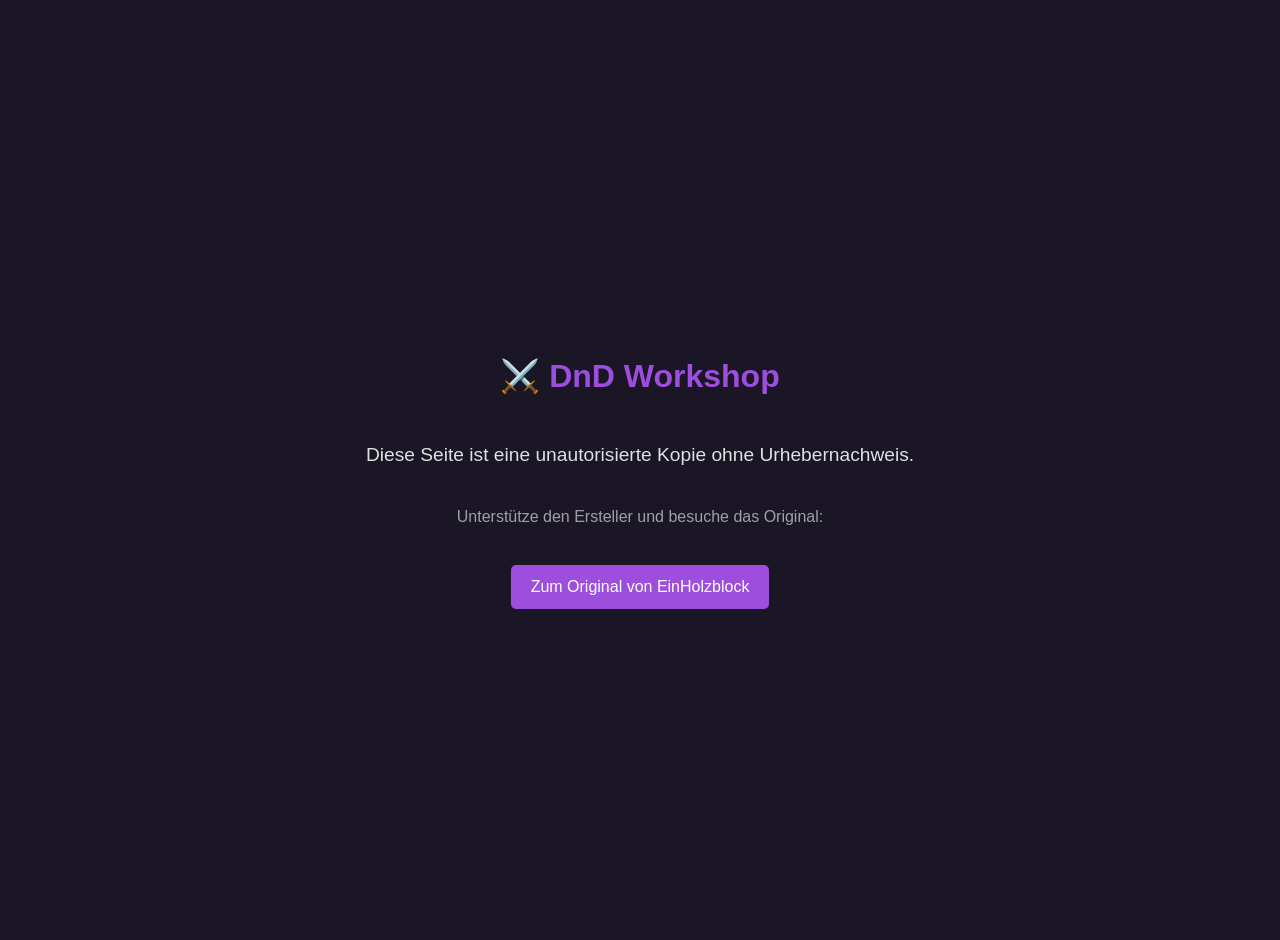
<file: index.html>
<!DOCTYPE html>
<html lang="de">
<head>
    <script src="security.js"></script>
    <meta name="author" content="EinHolzblock">
    <meta charset="UTF-8">
    <meta name="viewport" content="width=device-width, initial-scale=1.0">
    <title>EinHolzblock - DnD Workshop</title>
    <link rel="stylesheet" href="style.css">
</head>
<body>

    <header id="main-header">
        <h1>DnD <span class="accent">Workshop</span></h1>
        <p class="subtitle">Werkzeuge für Helden und Spielleiter von <span style="color: #ff0000;">EinHolzblock</span></p>
    </header>

    <div class="portal-container">
        <a href="./Grimorium/index.html" class="portal-card">
            <span class="icon">📜</span>
            <h2>Grimorium</h2>
            <p>Zaubersprüche nach Klassen, Leveln und Schulen durchsuchen.</p>
        </a>

        <a href="./Masteries/index.html" class="portal-card">
            <span class="icon">⚔️</span>
            <h2>Waffen mit jeweiligen Meistereigenschaften</h2>
            <p>Waffeneigenschaften und Kampfmanöver der 2024 Regeln.</p>
        </a>

        <a href="./Arsenal/index.html" class="portal-card">
            <span class="icon">🛡️</span>
            <h2>Arsenal</h2>
            <p>Basis-Ausrüstung und magische Gegenstände für Abenteurer.</p>
        </a>

        <a href="./Conditions/index.html" class="portal-card">
            <span class="icon">✨</span>
            <h2>Zustände & Funktionen / Regeln</h2>
            <p>Konditionen, Kampfaktionen und allgemeine Funktionen.</p>
        </a>

        <a href="./DiceProbabilities/index.html" class="portal-card">
            <span class="icon">🎲</span>
            <h2>Würfelwahrscheinlichkeiten</h2>
            <p>Analysiere Erwartungswerte und die Zuverlässigkeit deiner Würfe.</p>
        </a>
    </div>

    <footer>
        <p>
            Basierend auf dem System Reference Document (SRD) & 2024 Core Rules. <br>
            Diese Website ist ein inoffizieller Fan-Inhalt, der im Rahmen der 
            <a href="https://company.wizards.com/de/legal/fancontentpolicy" target="_blank">Richtlinie für Fan-Inhalte</a> 
            zulässig ist. Nicht von Wizards gefördert oder endossiert. <br>
            © Wizards of the Coast LLC.
        </p>
        <p>
            Erstellt von EinHolzblock | 
            <a href="CONTACT.md" style="text-decoration: underline;">Kontakt & Impressum</a>
        </p>
    </footer>

</body>
</html>
</file>
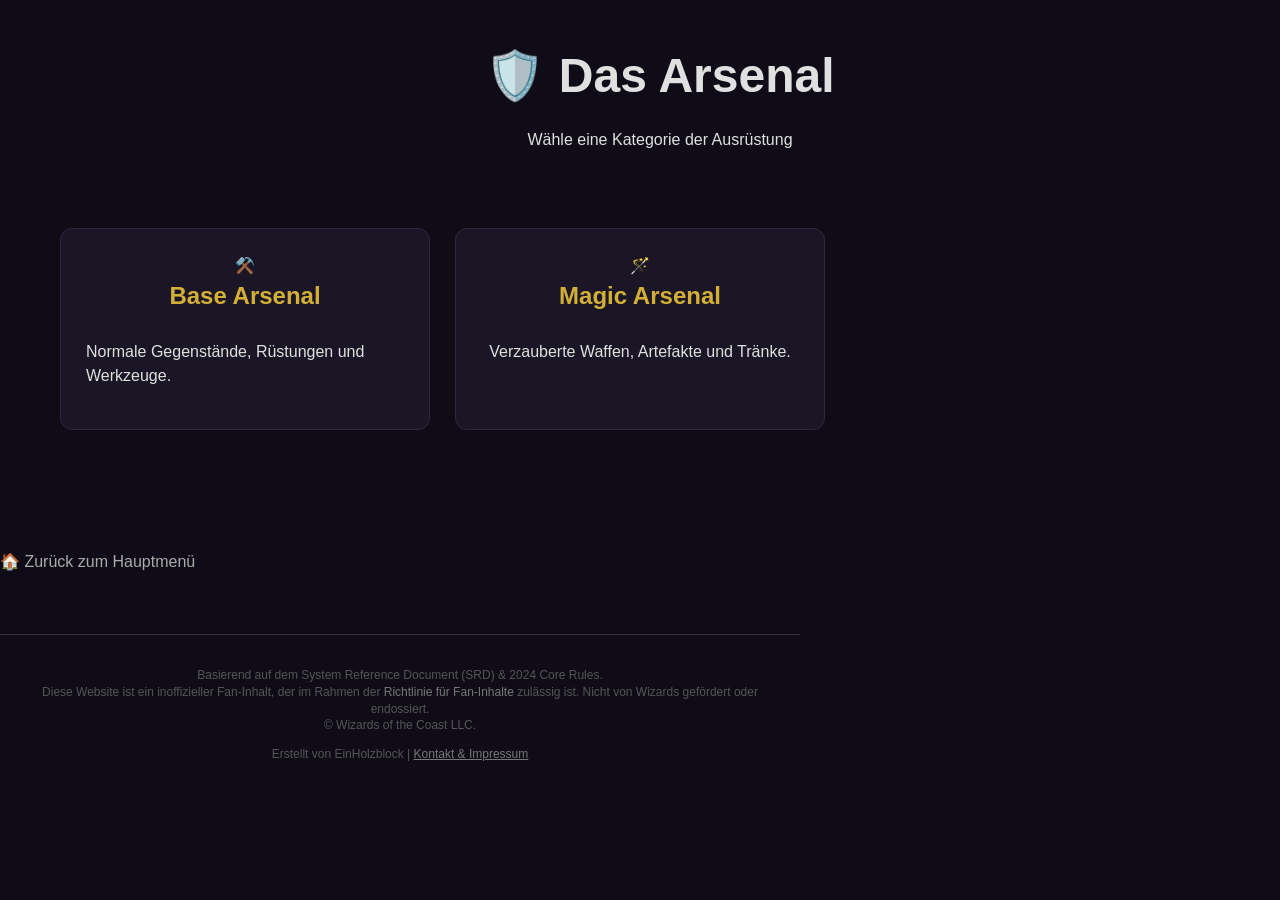
<file: Arsenal/index.html>
<!DOCTYPE html>
<html lang="de">
<head>
  <meta charset="UTF-8">
  <meta name="viewport" content="width=device-width, initial-scale=1.0">
  <title>Arsenal Hub</title>
  <link rel="stylesheet" href="../style.css">
</head>
<body>

  <header id="main-header">
    <h1>🛡️ Das Arsenal</h1>
    <p>Wähle eine Kategorie der Ausrüstung</p>
  </header>

  <div class="portal-container">
    <a href="./BaseArsenal/index.html" class="portal-card">
        <span class="icon">⚒️</span>
        <h2>Base Arsenal</h2>
        <p>Normale Gegenstände, Rüstungen und Werkzeuge.</p>
    </a>

    <a href="./MagicArsenal/index.html" class="portal-card">
        <span class="icon">🪄</span>
        <h2>Magic Arsenal</h2>
        <p>Verzauberte Waffen, Artefakte und Tränke.</p>
    </a>
  </div>

  <div style="margin-top: 40px;">
    <a href="../index.html" style="color: #aaa; text-decoration: none;">🏠 Zurück zum Hauptmenü</a>
  </div>
<footer style="margin-top: 60px; font-size: 0.75rem; color: #555; border-top: 1px solid #333; padding: 20px; max-width: 800px; line-height: 1.4;">
    <p>
        Basierend auf dem System Reference Document (SRD) & 2024 Core Rules. <br>
        Diese Website ist ein inoffizieller Fan-Inhalt, der im Rahmen der 
        <a href="https://company.wizards.com/de/legal/fancontentpolicy" target="_blank" style="color: #777;">Richtlinie für Fan-Inhalte</a> 
        zulässig ist. Nicht von Wizards gefördert oder endossiert. <br>
        © Wizards of the Coast LLC.
    </p>
    <p>
        Erstellt von EinHolzblock | 
        <a href="CONTACT.md" style="color: #777; text-decoration: underline;">Kontakt & Impressum</a>
    </p>
</footer>
</body>
</html>
</file>
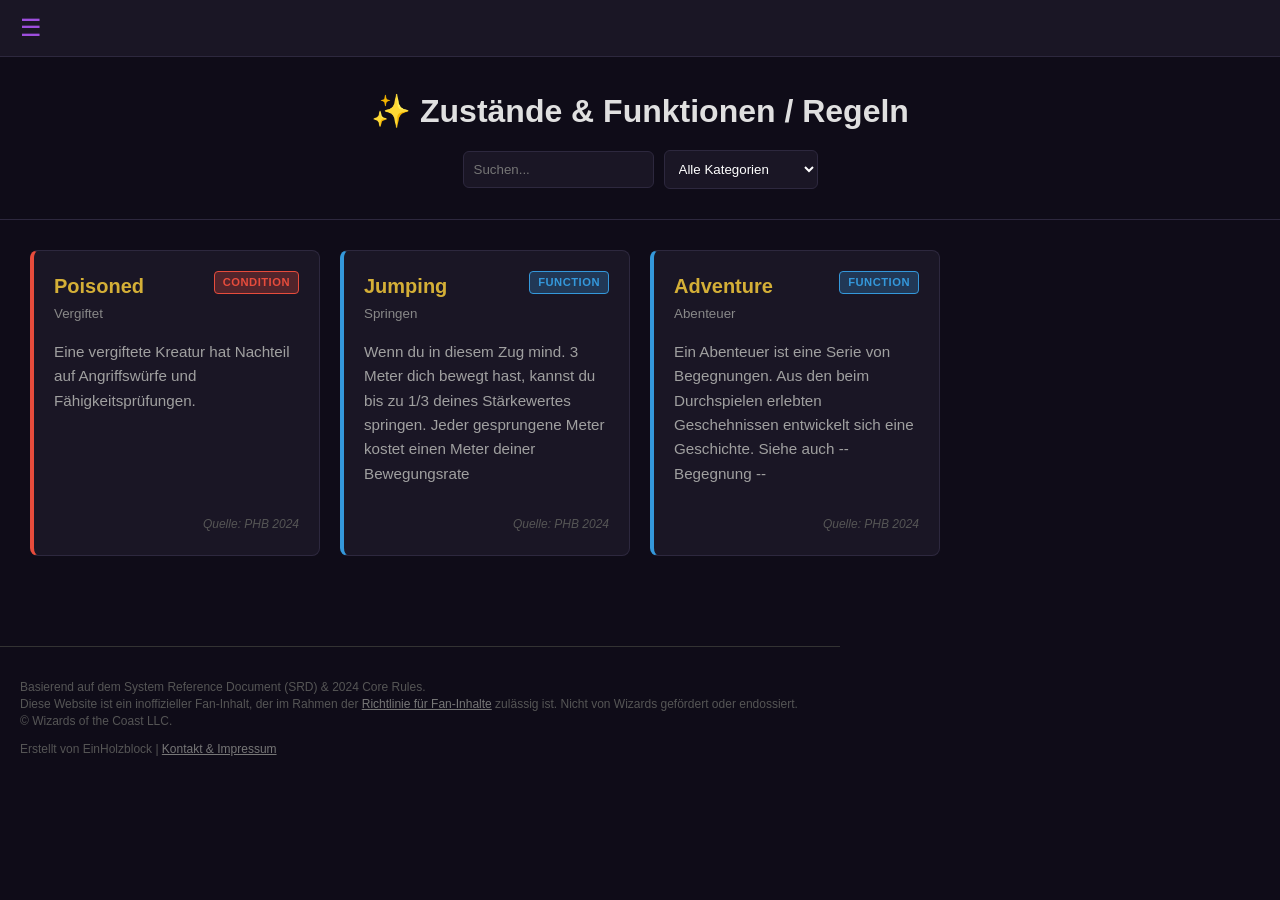
<file: Conditions/index.html>
<!DOCTYPE html>
<html lang="de">
<head>
  <meta charset="UTF-8">
  <meta name="viewport" content="width=device-width, initial-scale=1.0">
  <title>Zustände & Funktionen / Regeln</title>
  <link rel="stylesheet" href="style.css">
</head>
<body>

<div id="nav-container">
  <div id="hamburger" onclick="toggleMenu()">☰</div>
  <nav id="nav-menu" class="hidden">
    <a href="index.html">✨ Zustände & Funktionen / Regeln</a>
    <a href="../index.html">🏠 Hauptmenü</a>
    <a href="../Masteries/index.html">⚔️ Waffen mit jeweiligen Masteries</a>
    <a href="../Masteries/mastery-descriptions.html">📖 Meistereigenschaften Enzyklopädie</a>
    <a href="../Grimorium/index.html">📜 Grimorium</a>
    <a href="../Arsenal/index.html">🛡️ Arsenal</a>
    <a href="../DiceProbabilities/index.html">🎲 Würfelwahrscheinlichkeiten</a>
  </nav>
</div>

<header id="main-header">
  <h1>✨ Zustände & Funktionen / Regeln</h1>
  <div class="filter-group">
    <input type="text" id="searchName" placeholder="Suchen..." onkeyup="applyFilters()">
    <select id="filterCategory" onchange="applyFilters()">
      <option value="">Alle Kategorien</option>
      <option value="Condition">Zustände</option>
      <option value="Function">Funktionen/Regeln</option>
    </select>
  </div>
</header>

<main>
  <div id="condition-grid" class="spell-grid"></div>
</main>
<footer style="margin-top: 60px; font-size: 0.75rem; color: #555; border-top: 1px solid #333; padding: 20px; max-width: 800px; line-height: 1.4;">
    <p>
        Basierend auf dem System Reference Document (SRD) & 2024 Core Rules. <br>
        Diese Website ist ein inoffizieller Fan-Inhalt, der im Rahmen der 
        <a href="https://company.wizards.com/de/legal/fancontentpolicy" target="_blank" style="color: #777;">Richtlinie für Fan-Inhalte</a> 
        zulässig ist. Nicht von Wizards gefördert oder endossiert. <br>
        © Wizards of the Coast LLC.
    </p>
    <p>
        Erstellt von EinHolzblock | 
        <a href="CONTACT.md" style="color: #777; text-decoration: underline;">Kontakt & Impressum</a>
    </p>
</footer>
<script src="cond-script.js"></script>
</body>
</html>
</file>
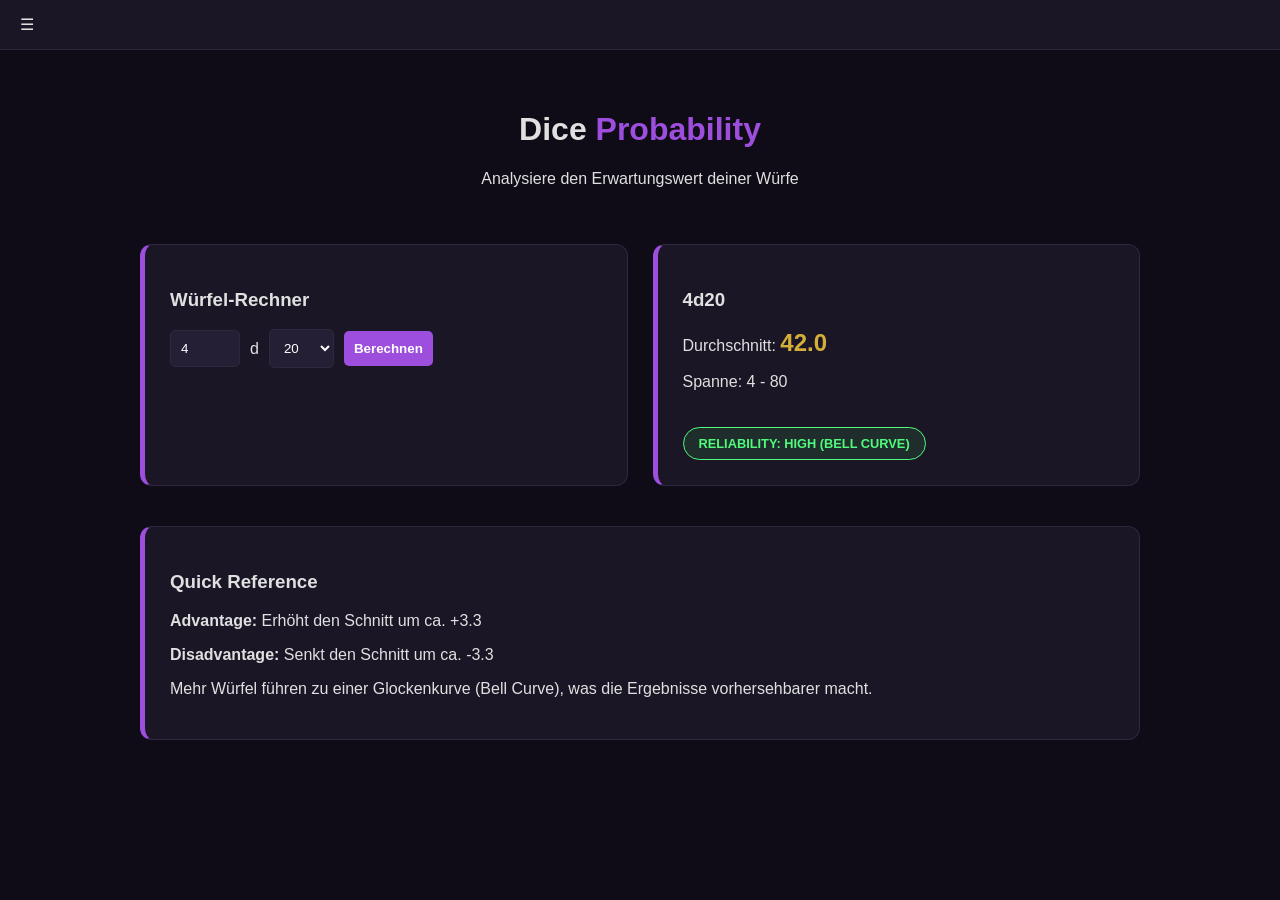
<file: DiceProbabilities/index.html>
<!DOCTYPE html>
<html lang="de">
<head>
    <meta charset="UTF-8">
    <meta name="viewport" content="width=device-width, initial-scale=1.0">
    <title>Dice Guide | DnD Workshop</title>
    <link rel="stylesheet" href="style.css">
</head>
<body>
    <div id="nav-container">
        <div id="hamburger" onclick="toggleMenu()">☰</div>
        <div id="nav-menu" class="hidden">
            <a href="../index.html">🏠 Hauptmenü</a>
            <a href="../Grimorium/index.html">📜 Grimorium</a>
            <a href="../Arsenal/index.html">🛡️ Arsenal</a>
            <a href="../Conditions/index.html">✨ Zustände & Funktionen</a>
            <a href="../Masteries/index.html">⚔️ Waffen mit jeweiligen Masteries</a>
            <a href="../Masteries/mastery-descriptions.html">📖 Meistereigenschaften Enzyklopädie</a>
        </div>
    </div>

    <header>
        <h1>Dice <span class="accent">Probability</span></h1>
        <p class="subtitle">Analysiere den Erwartungswert deiner Würfe</p>
    </header>

    <main class="portal-container">
        <section class="card">
            <h3>Würfel-Rechner</h3>
            <div class="filter-group">
                <input type="number" id="diceCount" value="4" min="1" max="100">
                <span>d</span>
                <select id="diceType">
                    <option value="4">4</option>
                    <option value="6">6</option>
                    <option value="8">8</option>
                    <option value="10">10</option>
                    <option value="12">12</option>
                    <option value="20" selected>20</option>
                    <option value="100">100</option>
                </select>
                <button onclick="calculateStats()">Berechnen</button>
            </div>
        </section>

        <section class="card" id="result-card">
            <h3 id="displayRoll">4d6</h3>
            <div id="stats-output">
                <p>Durchschnitt: <strong id="avg-val" class="gold">14</strong></p>
                <p>Spanne: <span id="range-val">4 - 24</span></p>
                <div id="reliability-tag" class="mastery-tag">Reliability: High</div>
            </div>
        </section>
    </main>

    <section class="portal-container" style="margin-top: 0;">
        <div class="card">
            <h3>Quick Reference</h3>
            <p><b>Advantage:</b> Erhöht den Schnitt um ca. +3.3</p>
            <p><b>Disadvantage:</b> Senkt den Schnitt um ca. -3.3</p>
            <p class="description-text">Mehr Würfel führen zu einer Glockenkurve (Bell Curve), was die Ergebnisse vorhersehbarer macht.</p>
        </div>
    </section>

    <script src="script.js"></script>
</body>
</html>
</file>
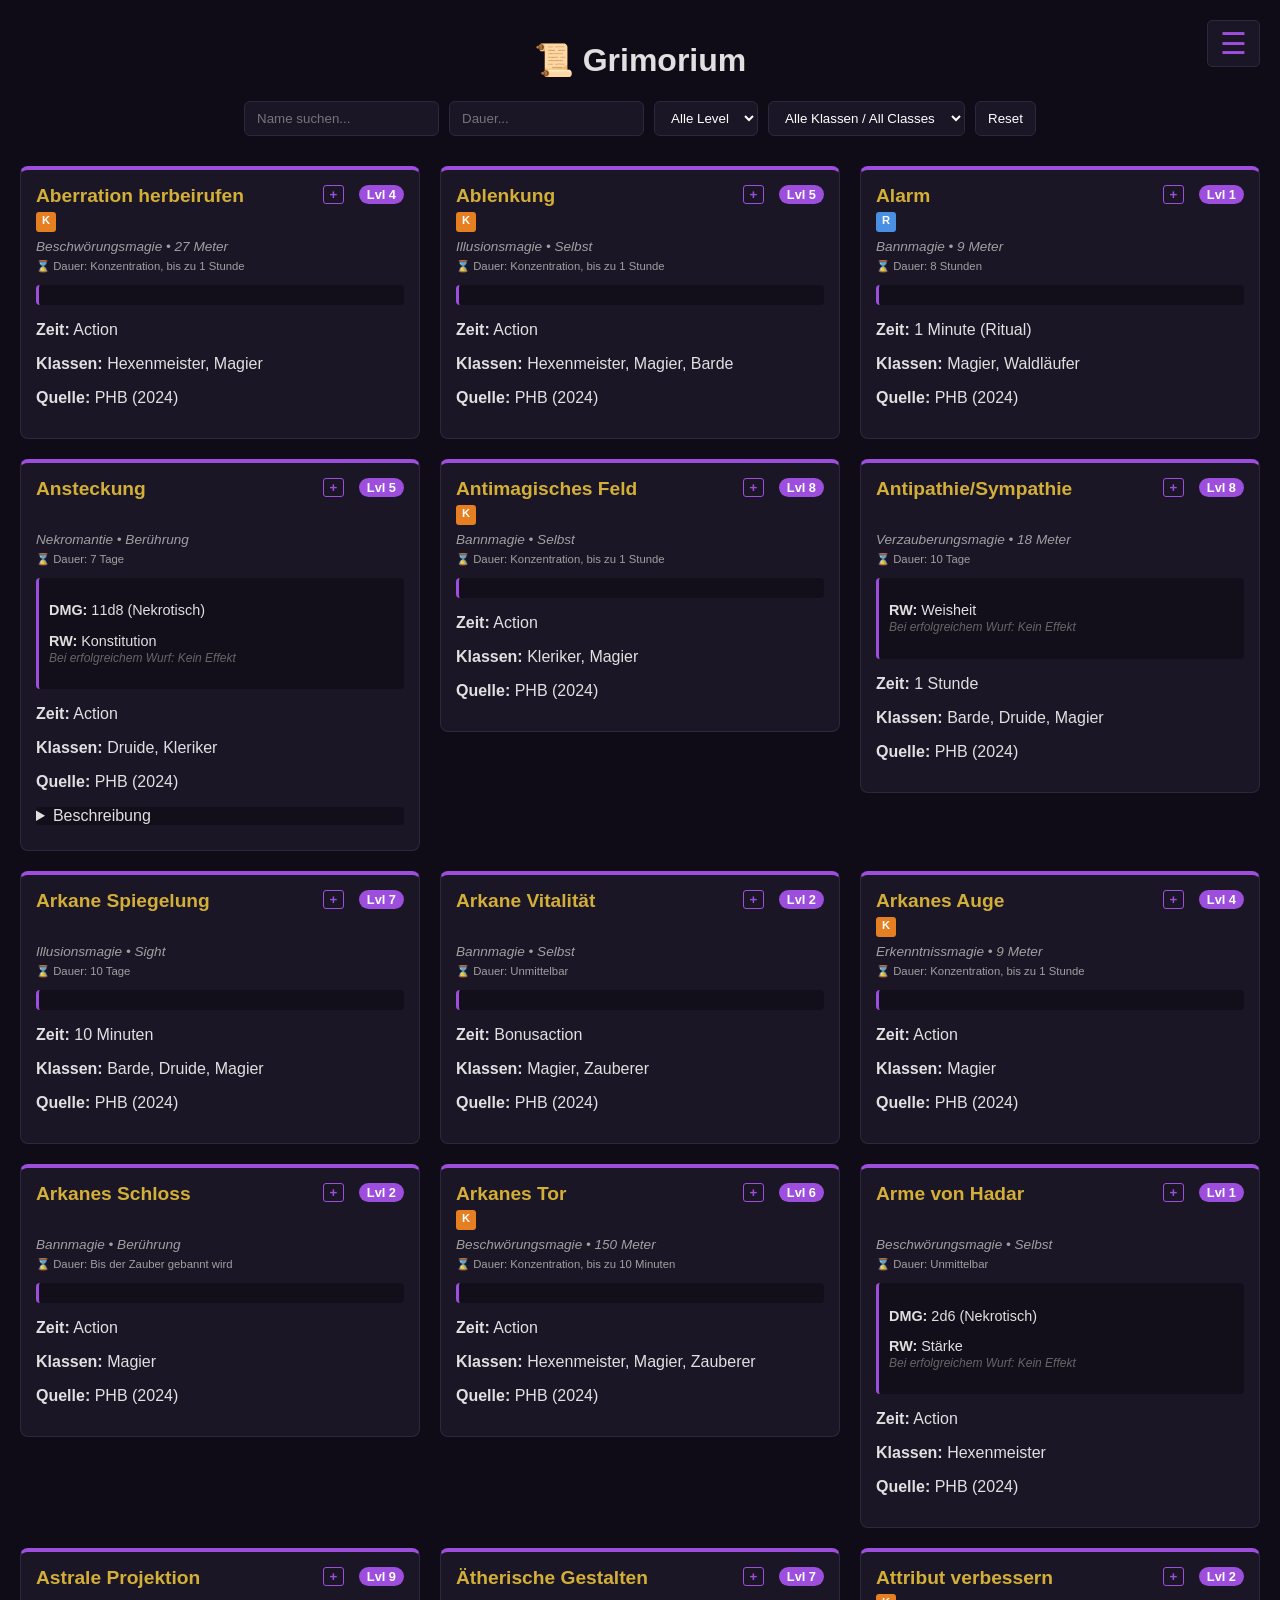
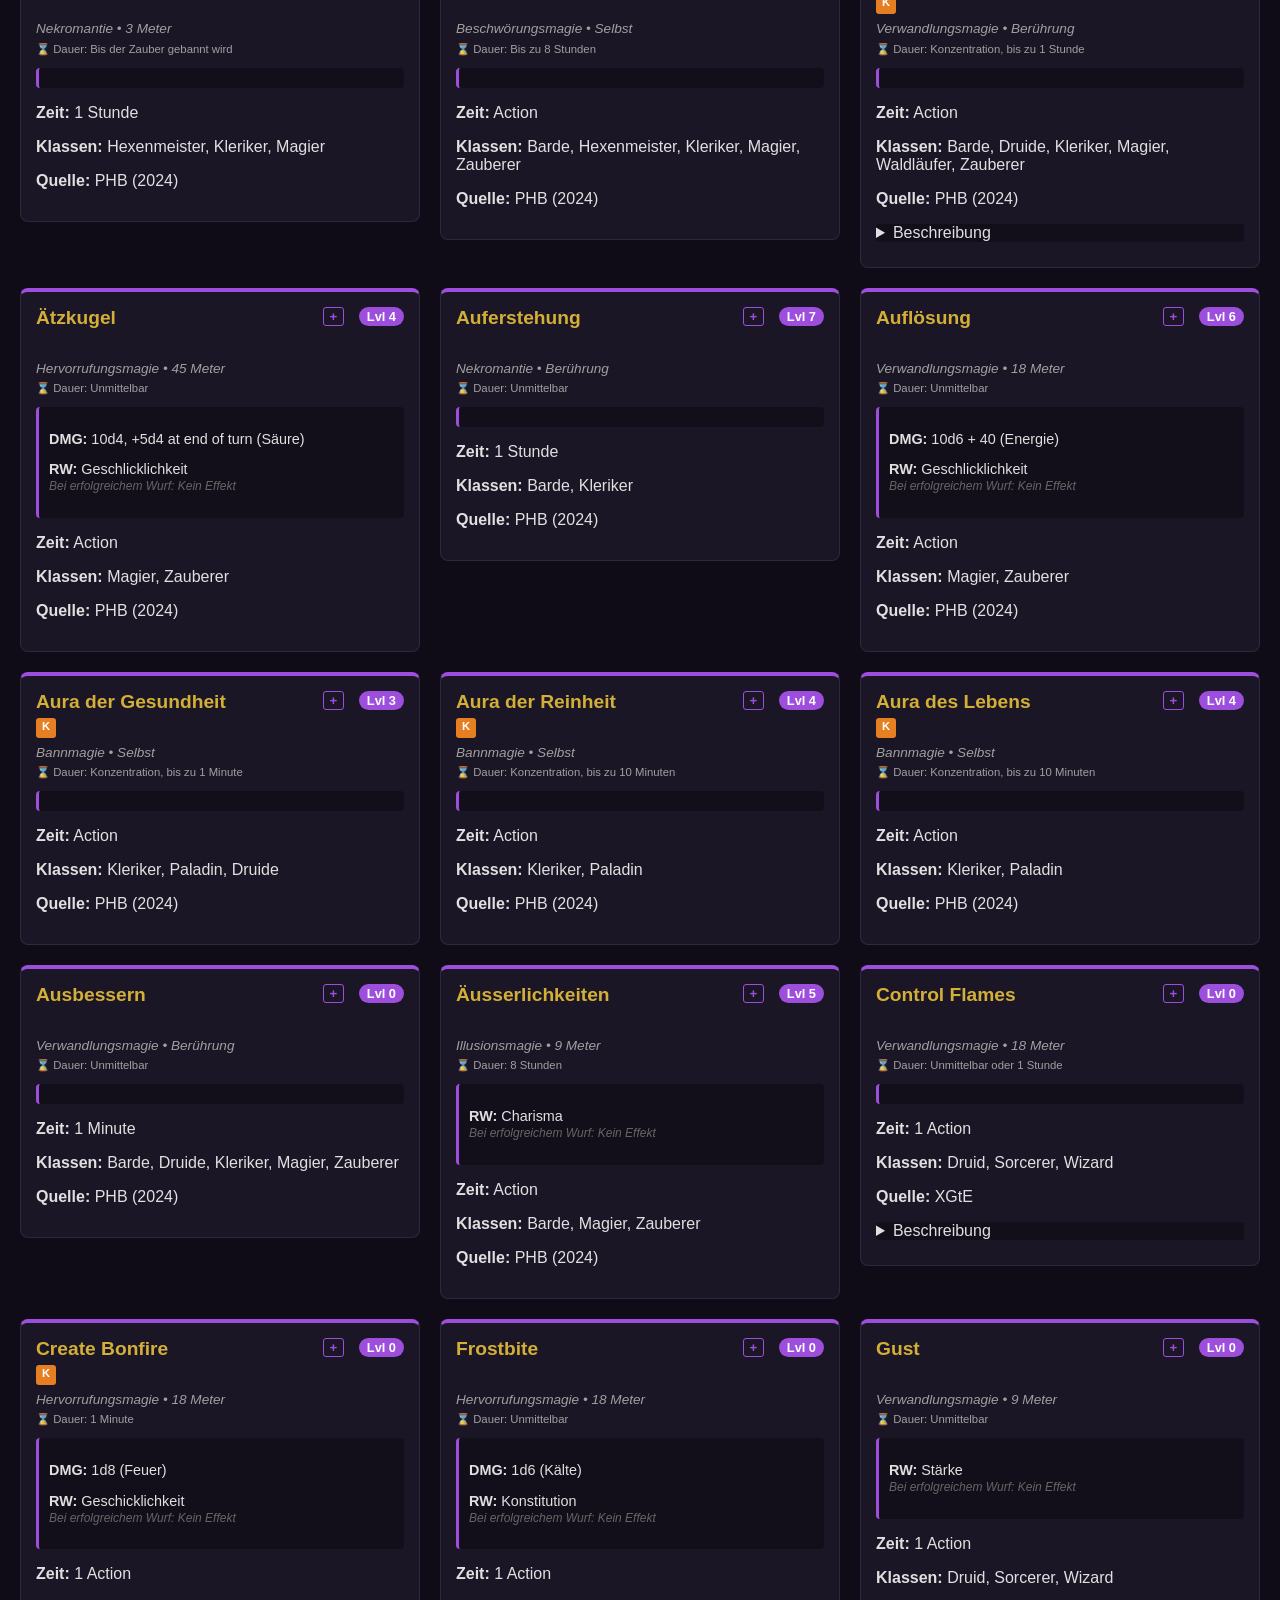
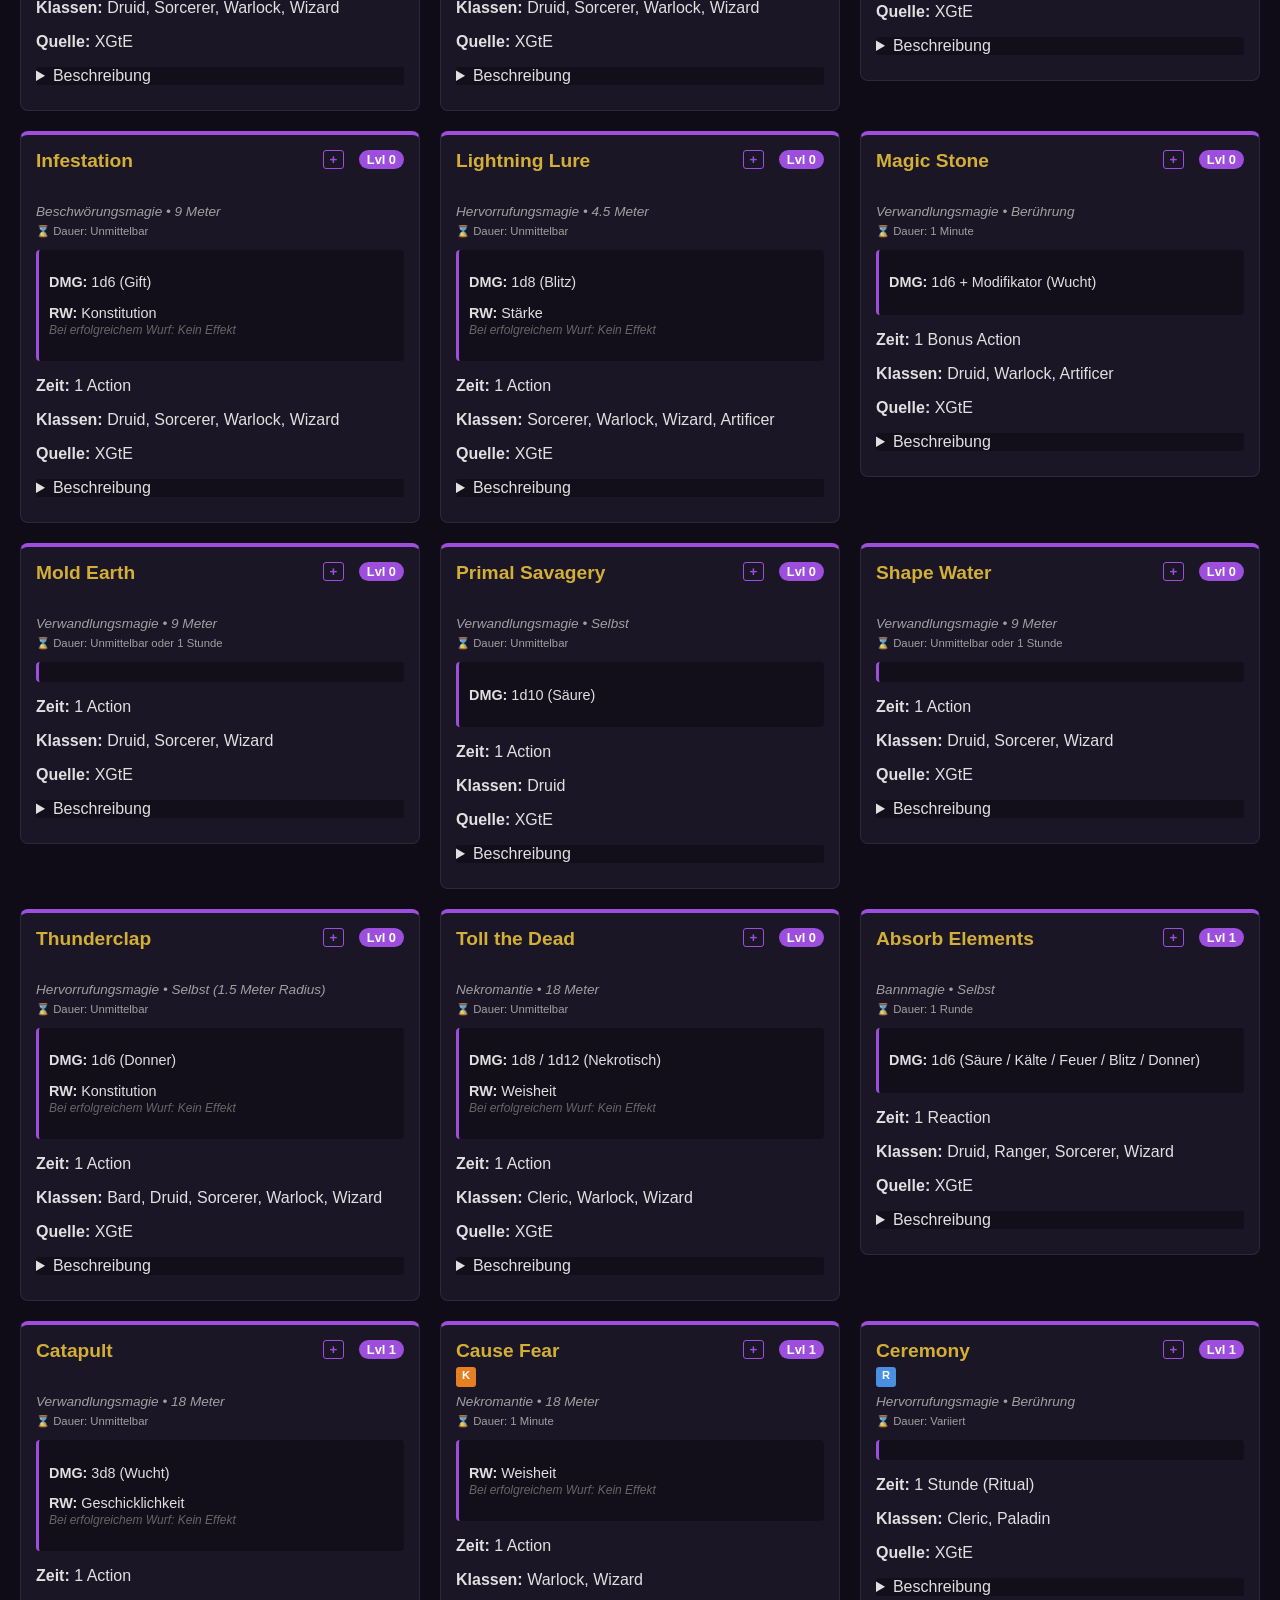
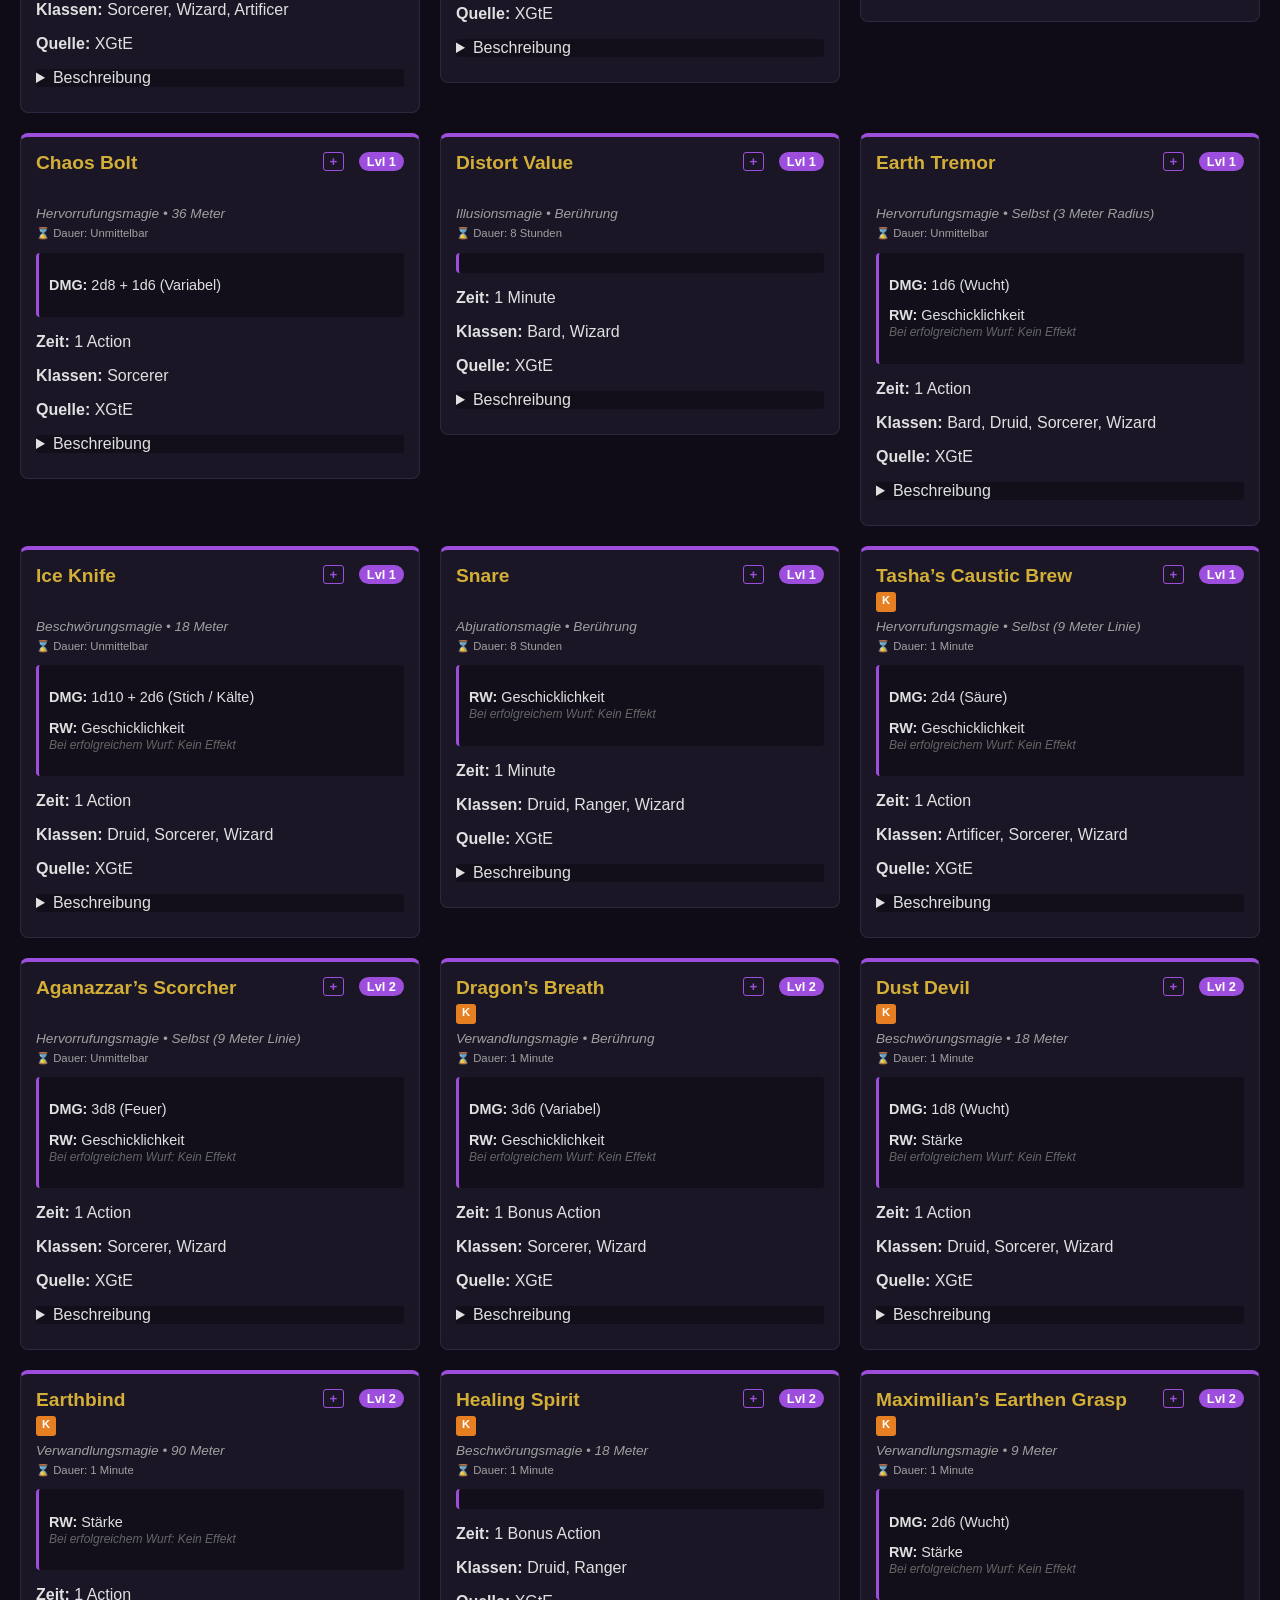
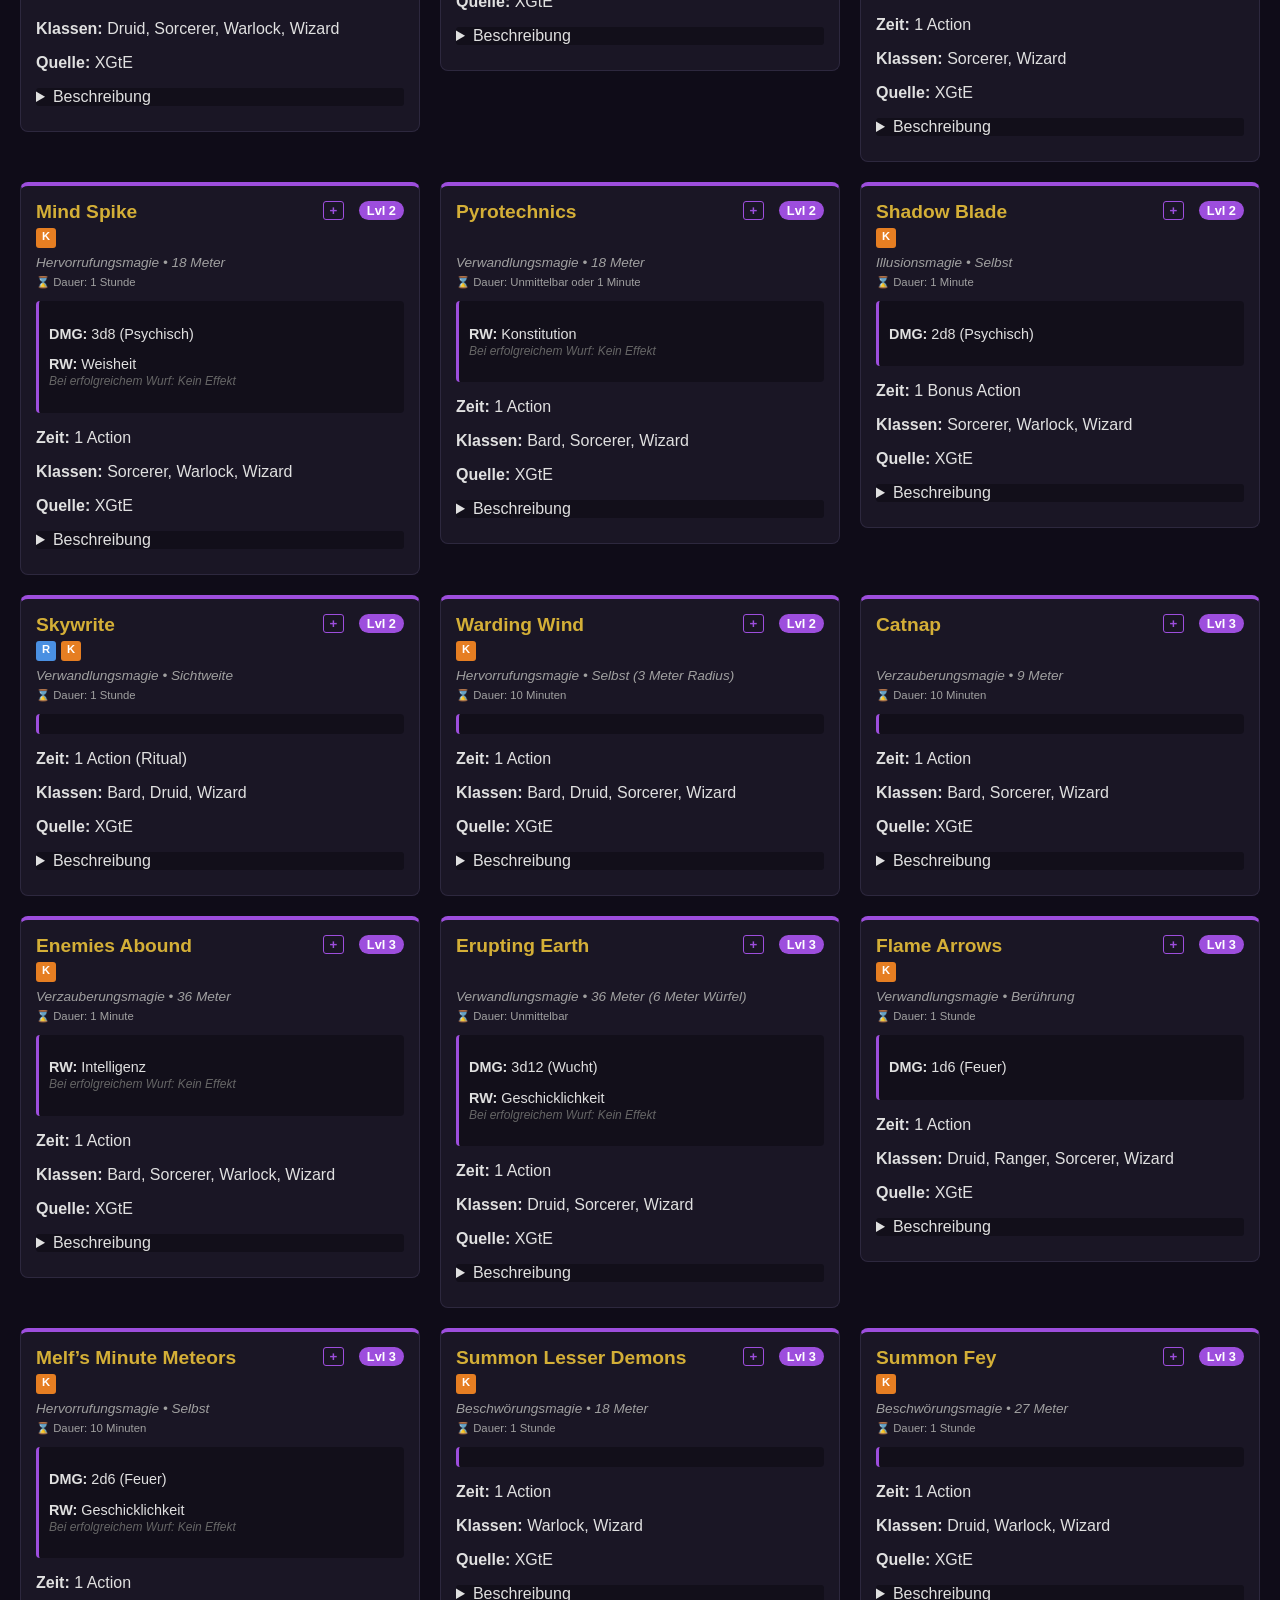
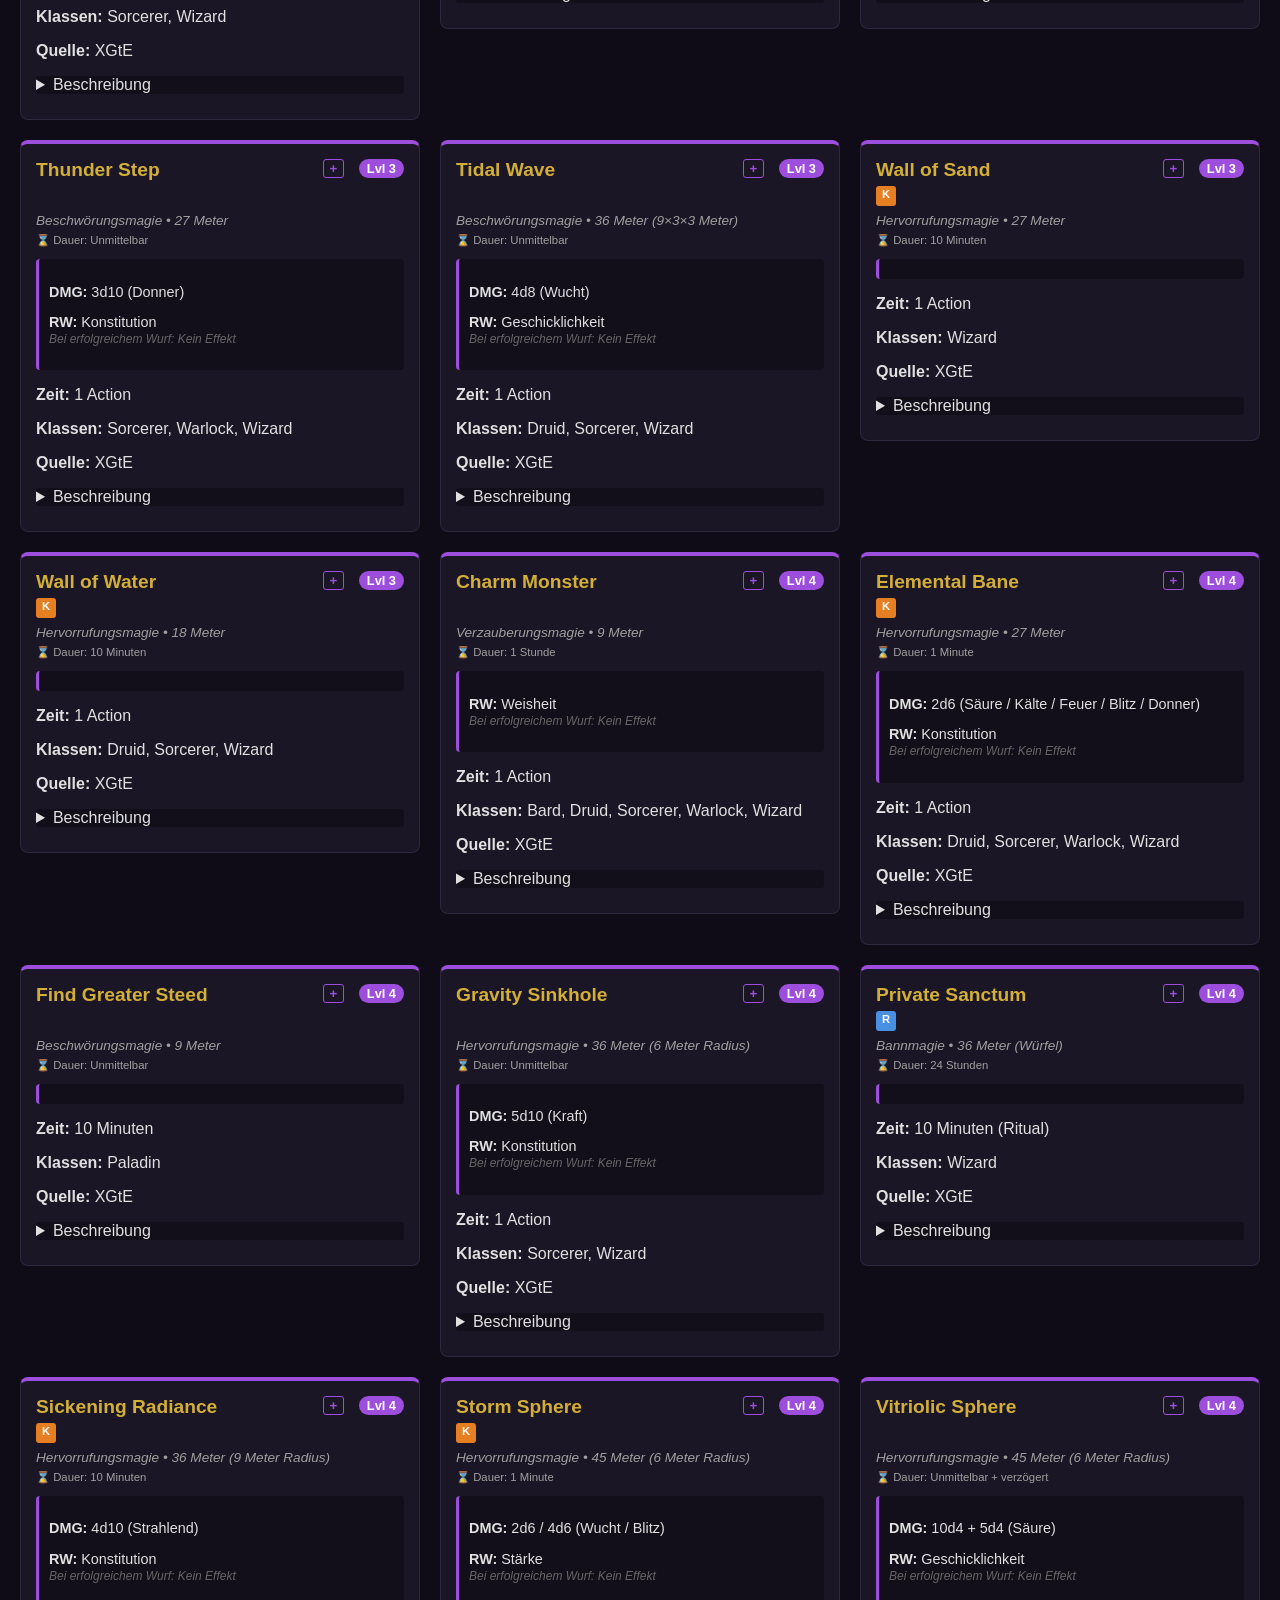
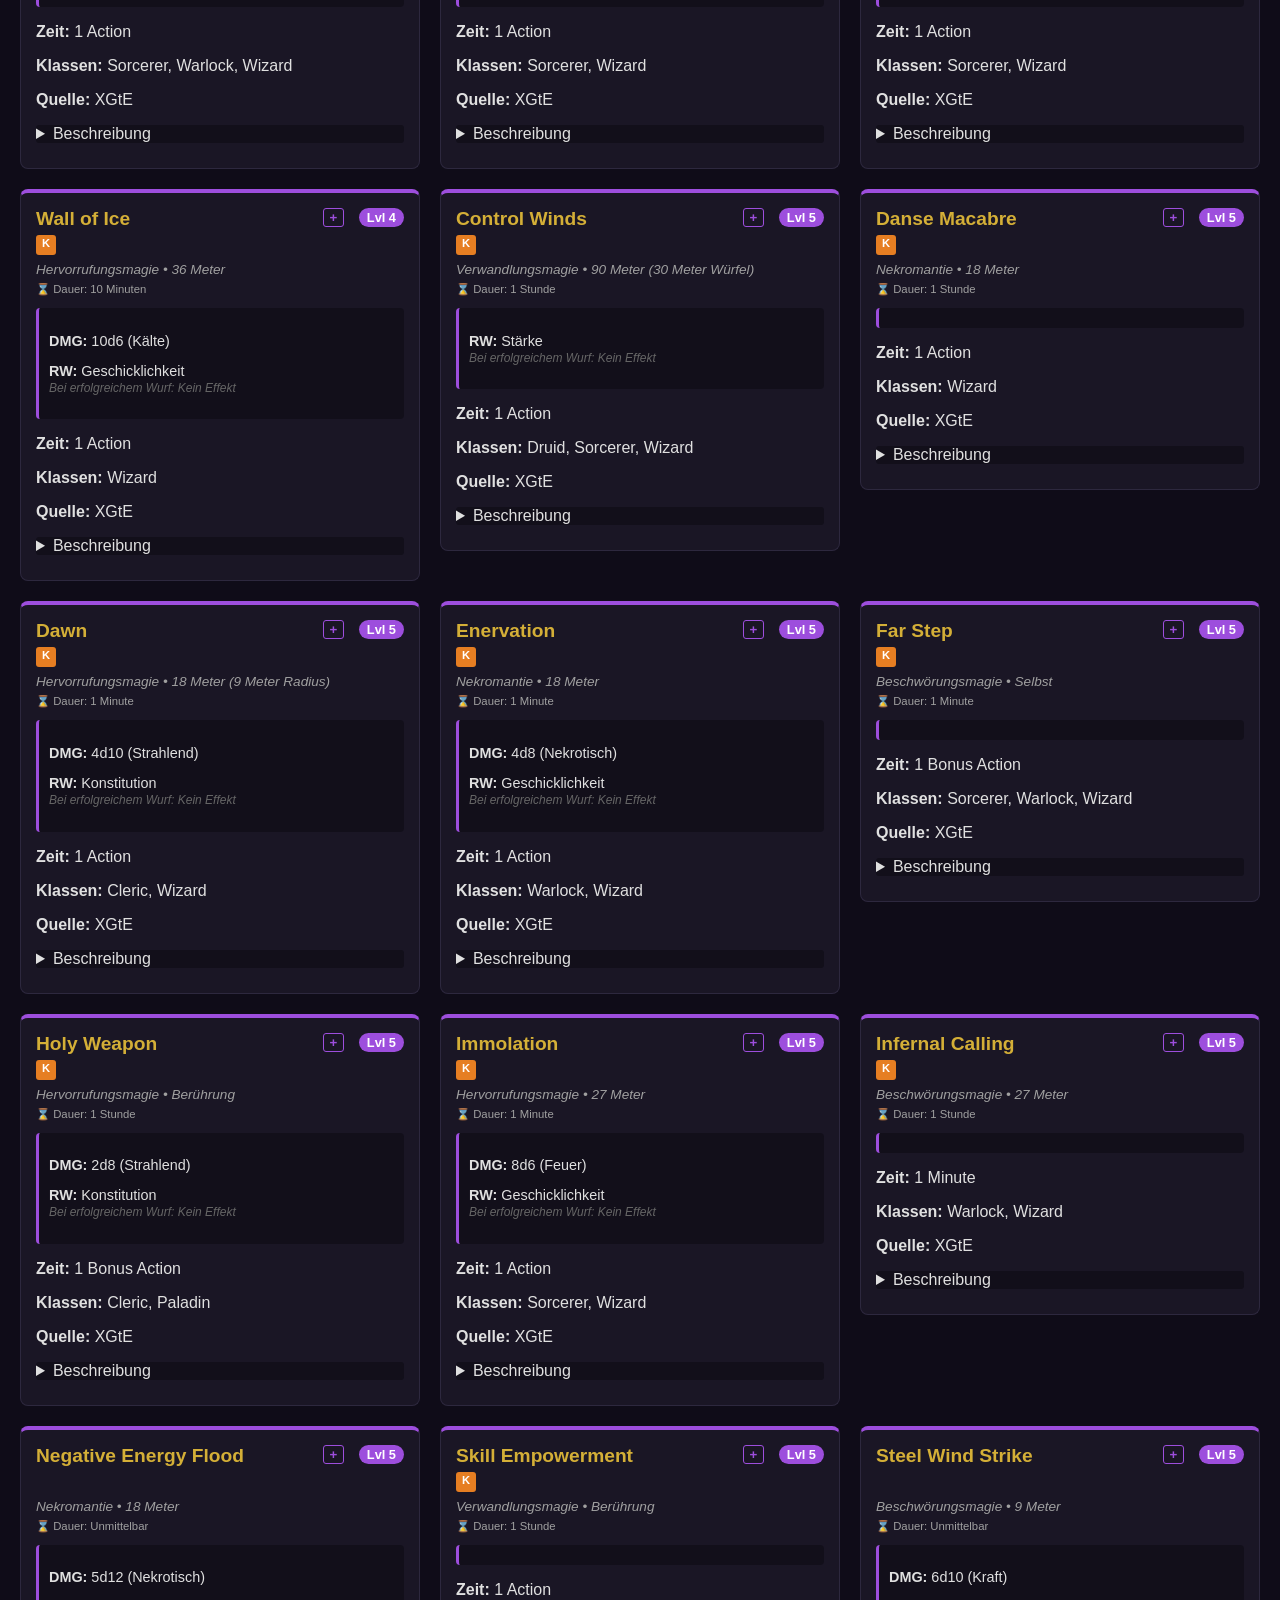
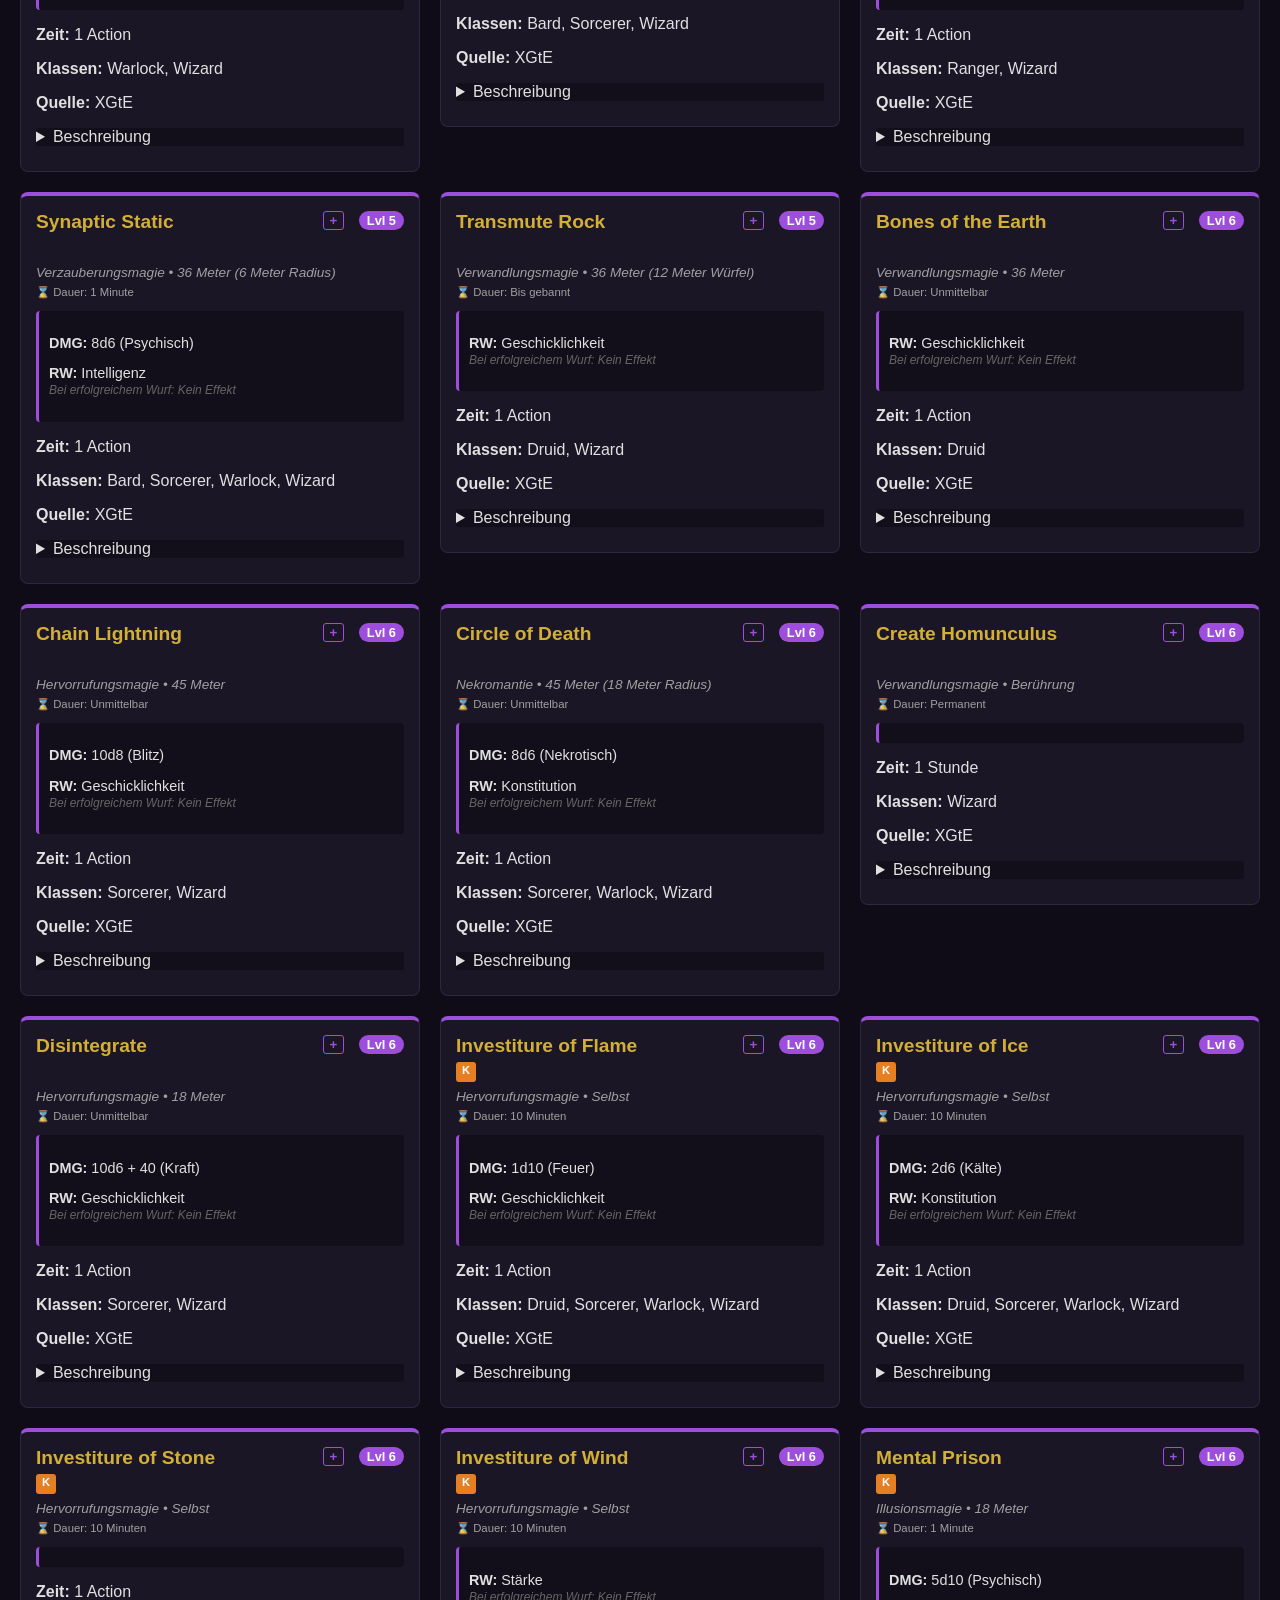
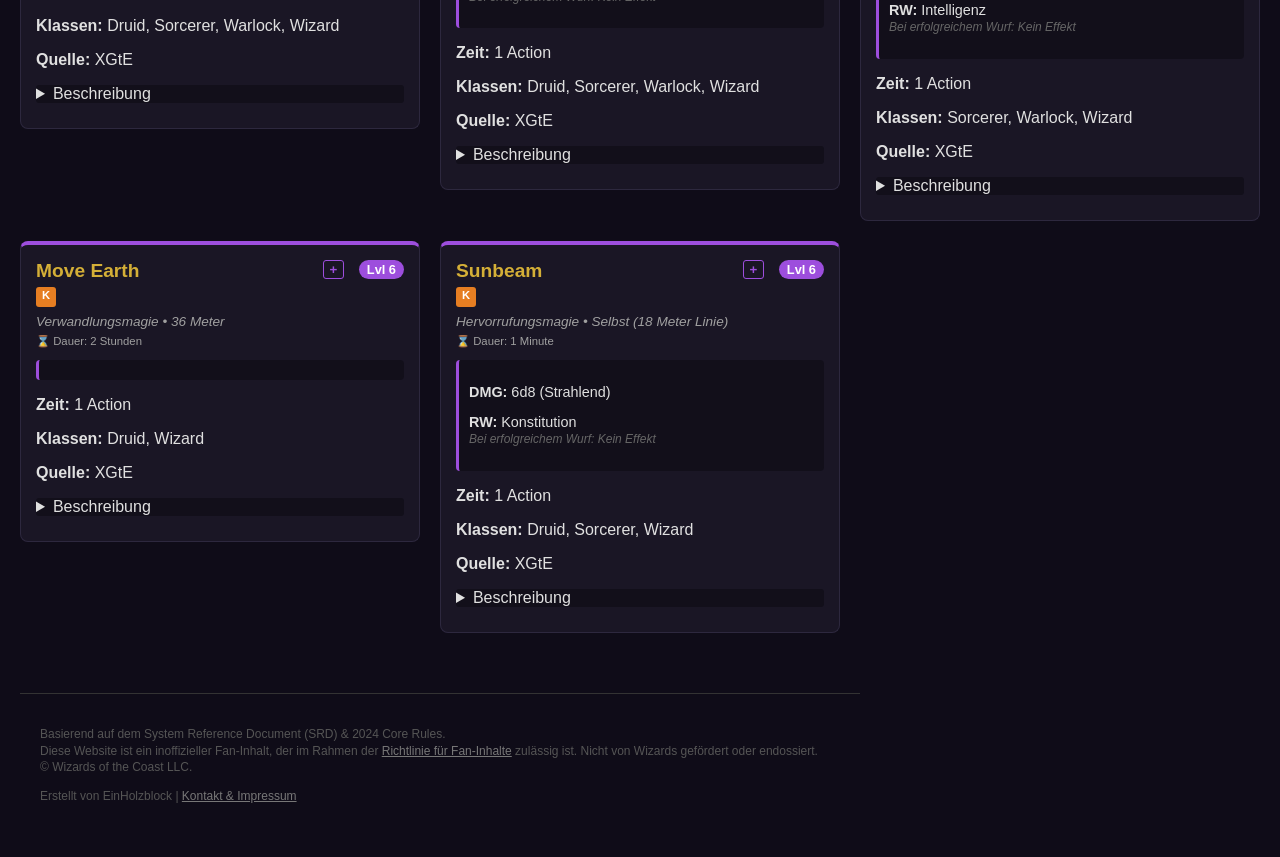
<file: Grimorium/index.html>
<!DOCTYPE html>
<html lang="de">
<head>
    <meta charset="UTF-8">
    <meta name="viewport" content="width=device-width, initial-scale=1.0">
    <title>Grimorium</title>
    <link rel="stylesheet" href="style.css">
</head>
<body>

    <div id="nav-container">
        <div id="hamburger" onclick="toggleMenu()">☰</div>
        <div id="nav-menu" class="hidden">
            <a href="#" onclick="showPage('grimorium')">📜 Grimorium</a>
            <a href="#" onclick="showPage('spellsheet')">📓 Spell Sheet</a>
            <a href="../index.html">🏠 Hauptmenü</a>
            <a href="../Masteries/index.html">⚔️ Waffen mit jeweiligen Masteries</a>
            <a href="../Masteries/mastery-descriptions.html">📖 Meistereigenschaften Enzyklopädie</a>
            <a href="../Conditions/index.html">✨ Zustände & Funktionen</a>
            <a href="../Arsenal/index.html">🛡️ Arsenal</a>
            <a href="../DiceProbabilities/index.html">🎲 Würfelwahrscheinlichkeiten</a>
        </div>
    </div>

    <header id="main-header">
        <h1>📜 Grimorium</h1>
        <div class="filter-group">
            <input type="text" id="searchName" placeholder="Name suchen...">
            <input type="text" id="searchDuration" placeholder="Dauer...">
            <select id="filterLevel">
                <option value="">Alle Level</option>
                <option value="0">Cantrip</option>
                <option value="1">Lvl 1</option>
                <option value="2">Lvl 2</option>
                <option value="3">Lvl 3</option>
                <option value="4">Lvl 4</option>
                <option value="5">Lvl 5</option>
                <option value="6">Lvl 6</option>
                <option value="7">Lvl 7</option>
                <option value="8">Lvl 8</option>
                <option value="9">Lvl 9</option>
            </select>
           <select id="filterClass">
                <option value="">Alle Klassen / All Classes</option>
                <option value="Magier|Wizard">Magier / Wizard</option>
                <option value="Hexenmeister|Warlock">Hexenmeister / Warlock</option>
                <option value="Kleriker|Cleric">Kleriker / Cleric</option>
                <option value="Barde|Bard">Barde / Bard</option>
                <option value="Waldläufer|Ranger">Waldläufer / Ranger</option>
                <option value="Druide|Druid">Druide / Druid</option>
                <option value="Zauberer|Sorcerer">Zauberer / Sorcerer</option>
                <option value="Paladin">Paladin</option>
            </select>
            <button onclick="resetFilters()">Reset</button>
        </div>
    </header>

    <main id="grimorium-page">
        <div id="spell-list" class="spell-grid"></div>
    </main>

    <main id="spellsheet-page" class="hidden">
        <div class="sheet-container">
            <h2>📓 Mein Spell Sheet</h2>
            <div id="spellbook-list"></div>
        </div>
    </main>

    <div id="tooltip" class="hidden"></div>
<footer style="margin-top: 60px; font-size: 0.75rem; color: #555; border-top: 1px solid #333; padding: 20px; max-width: 800px; line-height: 1.4;">
    <p>
        Basierend auf dem System Reference Document (SRD) & 2024 Core Rules. <br>
        Diese Website ist ein inoffizieller Fan-Inhalt, der im Rahmen der 
        <a href="https://company.wizards.com/de/legal/fancontentpolicy" target="_blank" style="color: #777;">Richtlinie für Fan-Inhalte</a> 
        zulässig ist. Nicht von Wizards gefördert oder endossiert. <br>
        © Wizards of the Coast LLC.
    </p>
    <p>
        Erstellt von EinHolzblock | 
        <a href="CONTACT.md" style="color: #777; text-decoration: underline;">Kontakt & Impressum</a>
    </p>
</footer>
    <script src="script.js"></script>
</body>
</html>
</file>
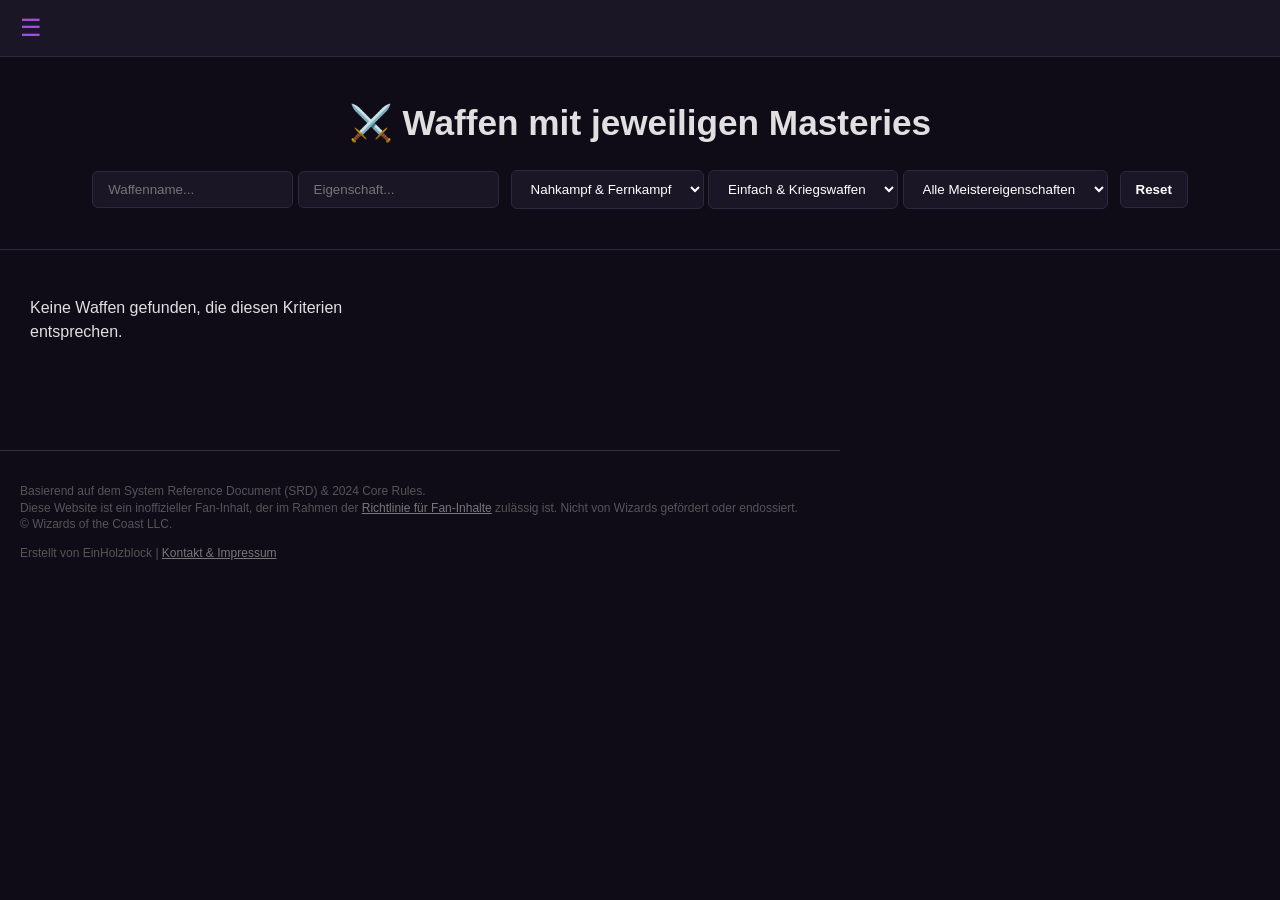
<file: Masteries/index.html>
<!DOCTYPE html>
<html lang="de">
<head>
  <meta charset="UTF-8">
  <meta name="viewport" content="width=device-width, initial-scale=1.0">
  <title>Waffen mit jeweiligen Masteries</title>
  <link rel="stylesheet" href="style.css">
</head>
<body>

<div id="nav-container">
  <div id="hamburger" onclick="toggleMenu()">☰</div>
  <div id="nav-menu" class="hidden">
    <a href="#" onclick="showPage('masteries')">⚔️ Waffen mit jeweiligen Masteries</a>
    <a href="mastery-descriptions.html">📖 Meistereigenschaften Enzyklopädie</a>
    <a href="../index.html">🏠 Zurück zum Hauptmenü</a>
    <a href="../Grimorium/index.html">📜 Grimorium</a>
    <a href="../Conditions/index.html">✨ Zustände & Funktionen</a>
    <a href="../Arsenal/index.html">🛡️ Arsenal</a>
    <a href="../DiceProbabilities/index.html">🎲 Würfelwahrscheinlichkeiten</a>
  </div>
</div>

<header id="main-header">
  <h1>⚔️ Waffen mit jeweiligen Masteries</h1>
  <div class="filter-group">
    <div class="search-bar">
      <input type="text" id="searchName" placeholder="Waffenname...">
      <input type="text" id="searchMastery" placeholder="Eigenschaft...">
    </div>
    <div class="select-filters">
      <select id="filterType">
        <option value="">Nahkampf & Fernkampf</option>
        <option value="Melee">⚔️ Nahkampf</option>
        <option value="Ranged">🏹 Fernkampf</option>
      </select>
      <select id="filterCategory">
        <option value="">Einfach & Kriegswaffen</option>
        <option value="Simple">Einfach</option>
        <option value="Martial">Kriegswaffen</option>
      </select>
      <select id="filterMastery">
        <option value="">Alle Meistereigenschaften</option>
        <option value="Spalten">Spalten (Cleave)</option>
        <option value="Umstoßen">Umstoßen (Topple)</option>
        <option value="Einkerben">Einkerben (Nick)</option>
        <option value="Streifen">Streifen (Graze)</option>
        <option value="Schieben">Schieben (Push)</option>
        <option value="Verlangsamen">Verlangsamen (Slow)</option>
        <option value="Plagen">Plagen (Vex)</option>
        <option value="Schwächen">Schwächen (Sap)</option>
      </select>
    </div>
    <button id="reset-btn" onclick="resetFilters()">Reset</button>
  </div>
</header>

<main id="masteries-page">
  <div id="weapon-list" class="spell-grid">
    <p class="loading-text">Lade Waffenmeisterschaften...</p>
  </div>
</main>

<div id="tooltip" class="hidden"></div>

<footer style="margin-top: 60px; font-size: 0.75rem; color: #555; border-top: 1px solid #333; padding: 20px; max-width: 800px; line-height: 1.4;">
  <p>
    Basierend auf dem System Reference Document (SRD) & 2024 Core Rules. <br>
    Diese Website ist ein inoffizieller Fan-Inhalt, der im Rahmen der
    <a href="https://company.wizards.com/de/legal/fancontentpolicy" target="_blank" style="color: #777;">Richtlinie für Fan-Inhalte</a>
    zulässig ist. Nicht von Wizards gefördert oder endossiert. <br>
    © Wizards of the Coast LLC.
  </p>
  <p>
    Erstellt von EinHolzblock |
    <a href="../CONTACT.md" style="color: #777; text-decoration: underline;">Kontakt & Impressum</a>
  </p>
</footer>

<script src="script.js"></script>
</body>
</html>
</file>
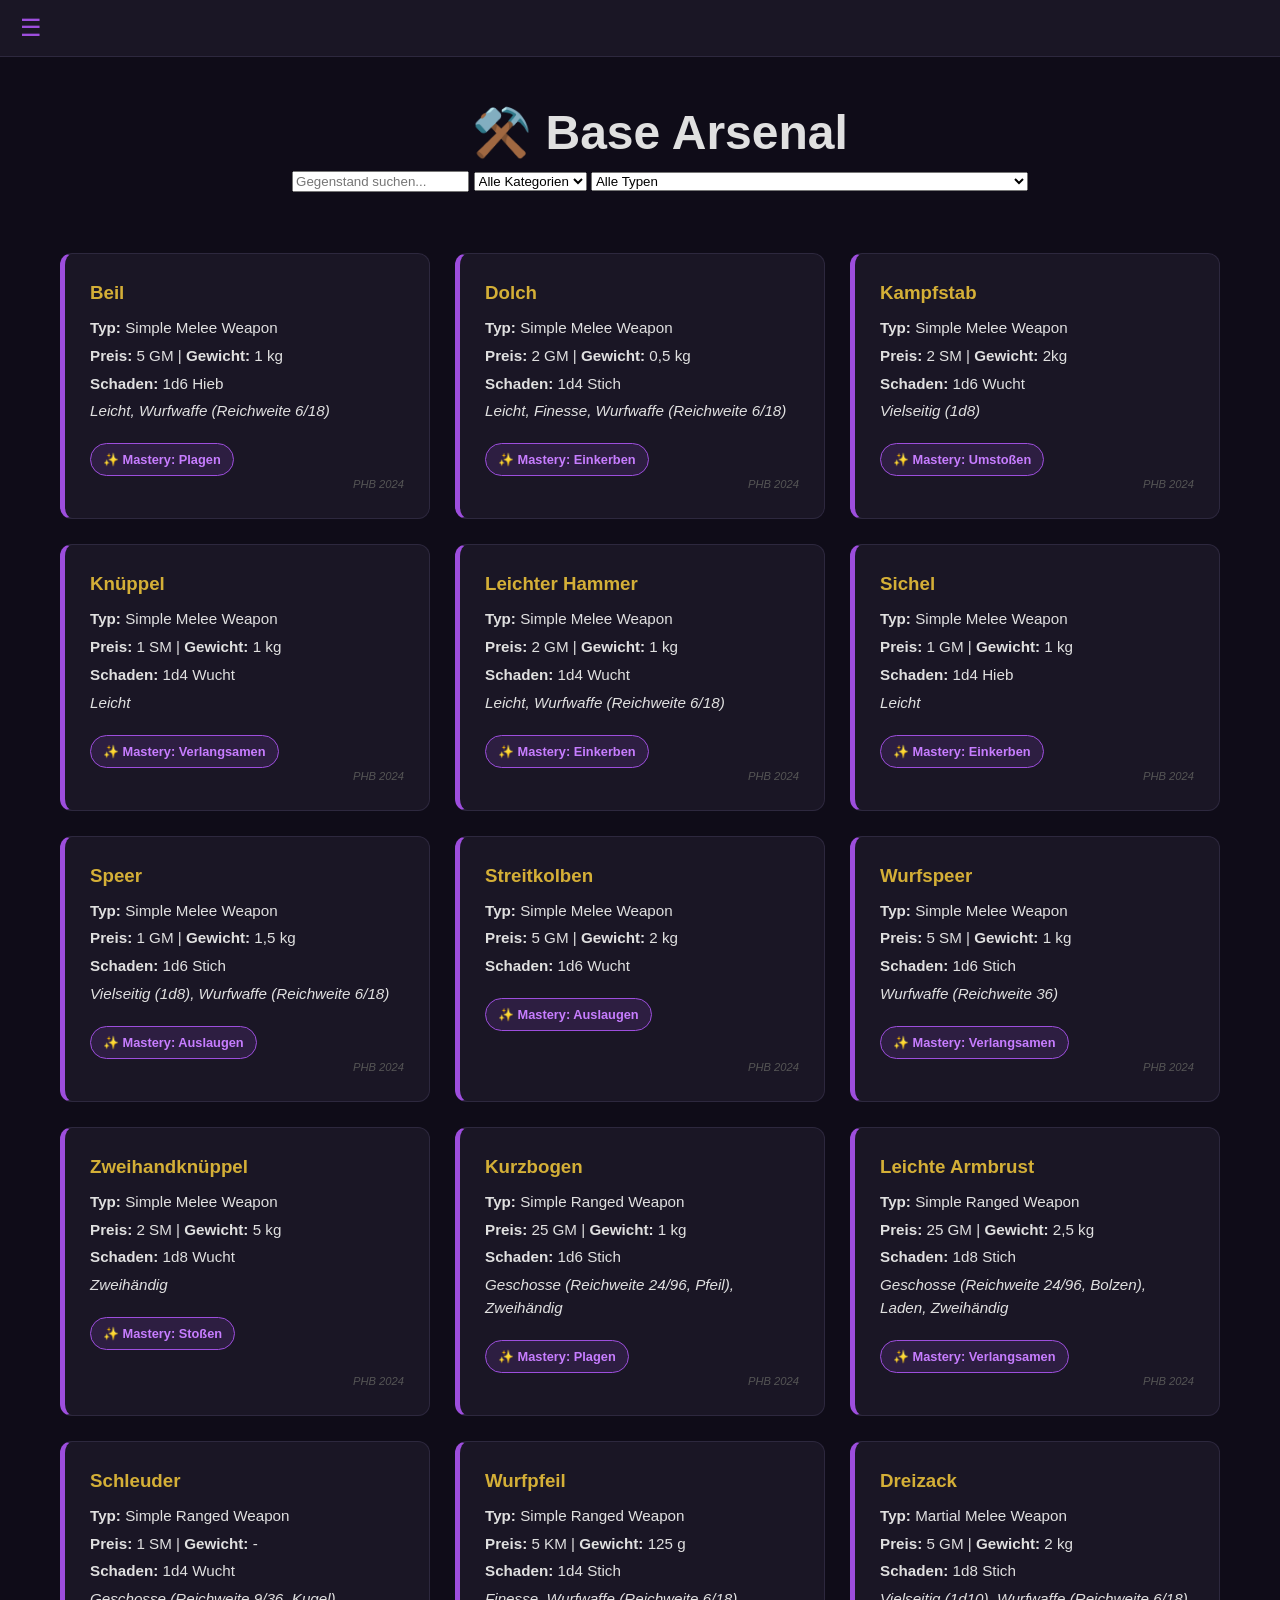
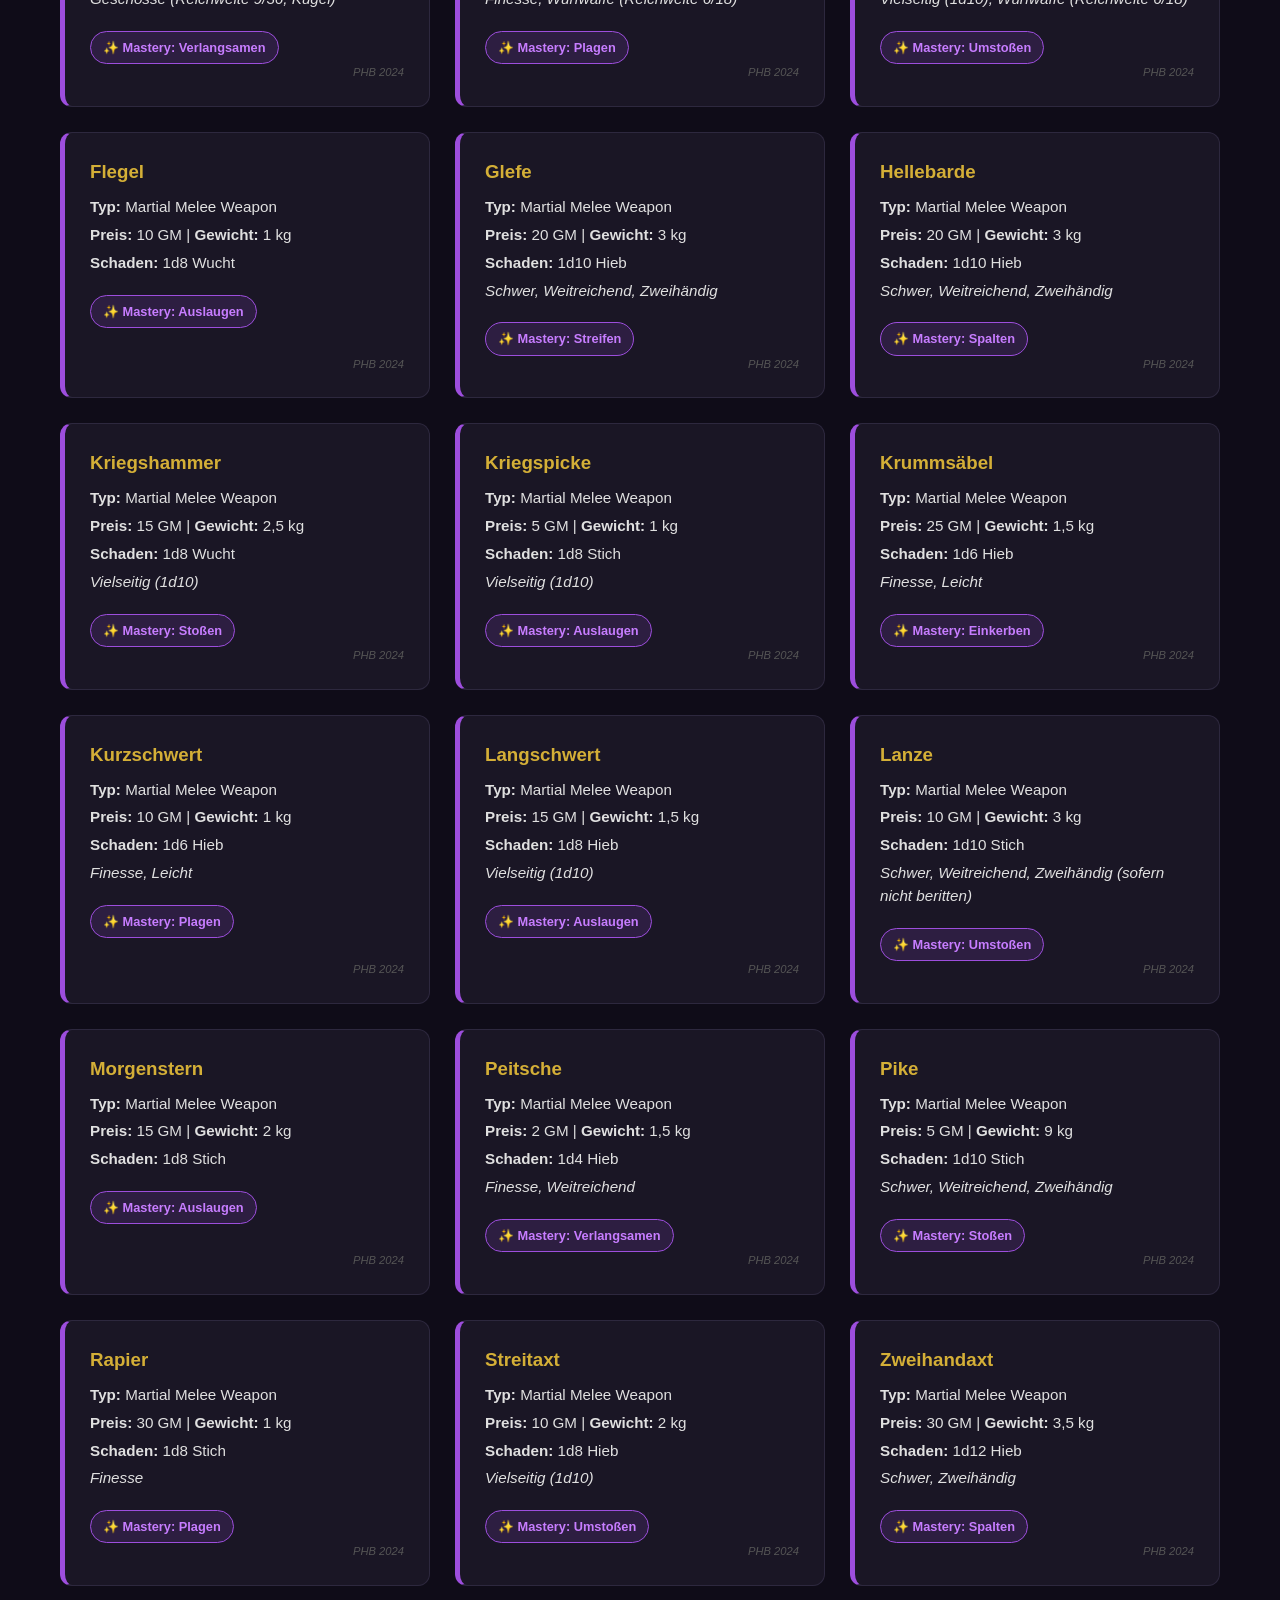
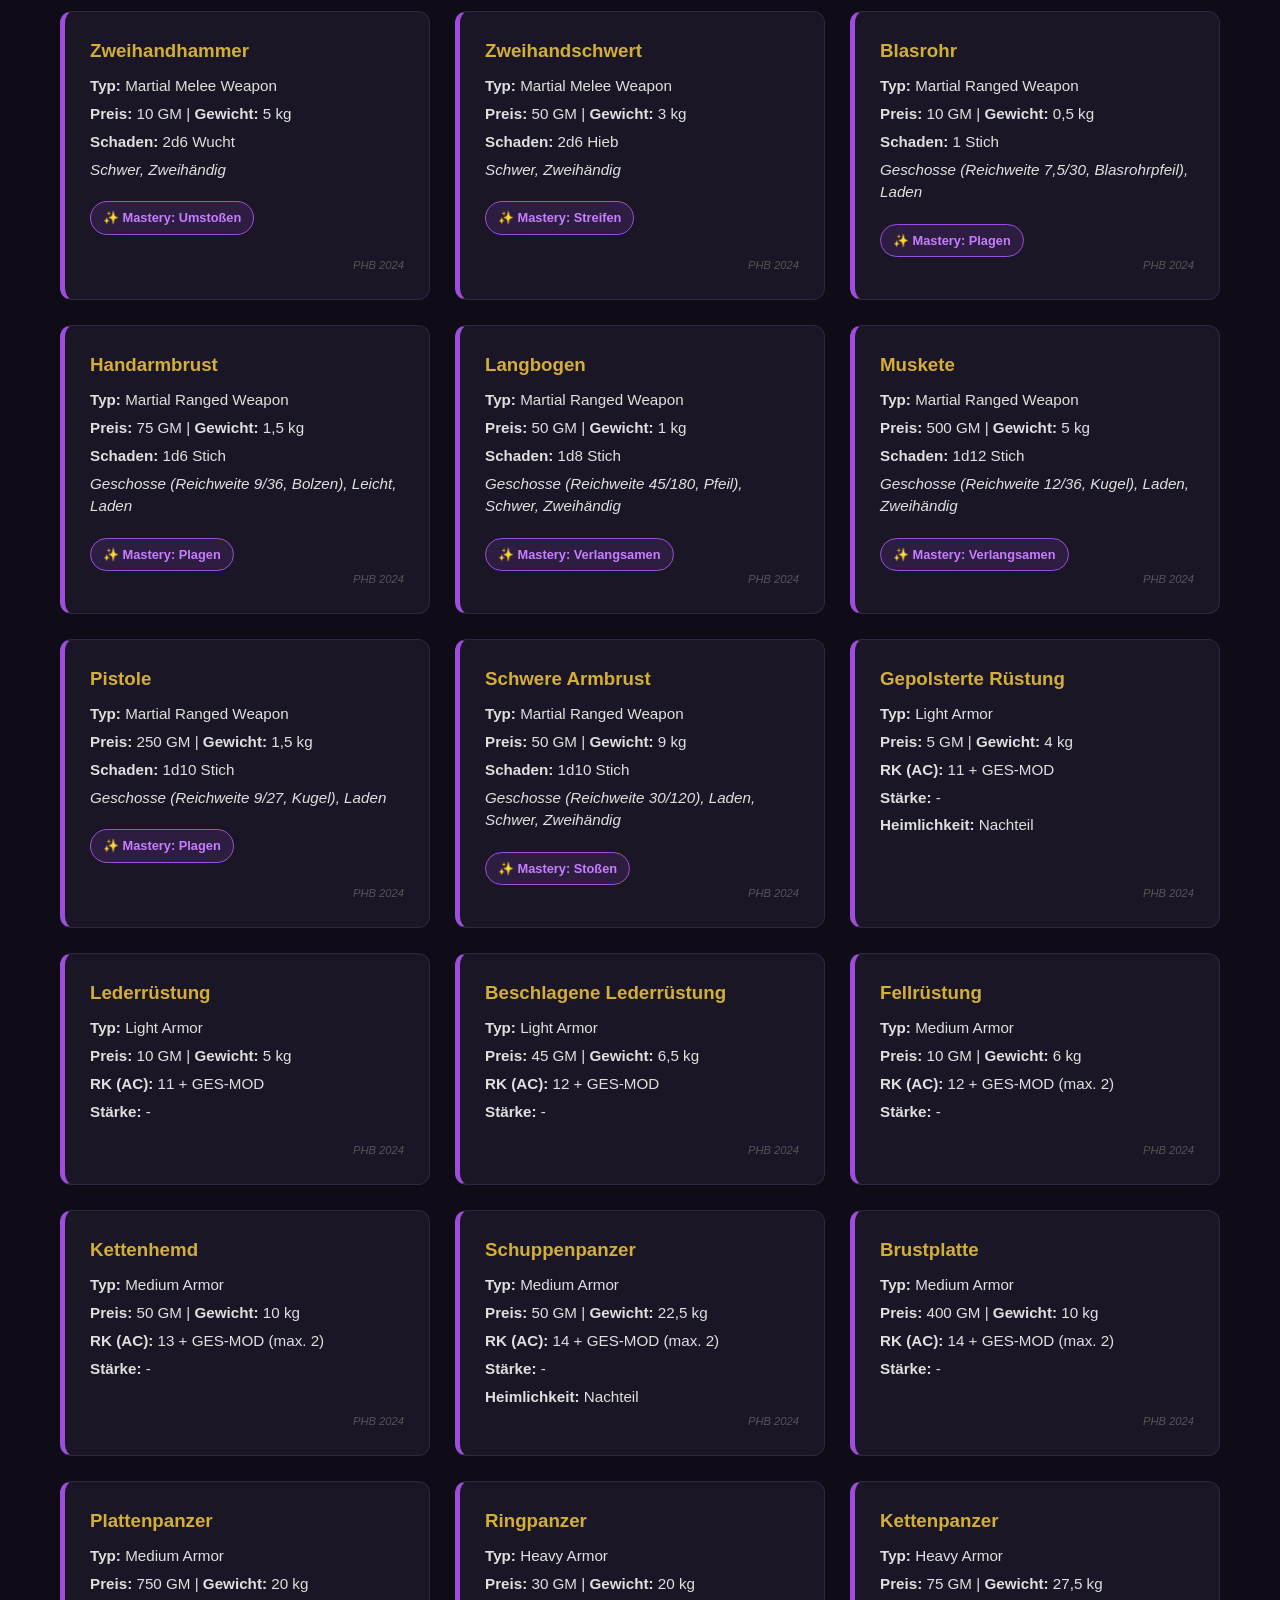
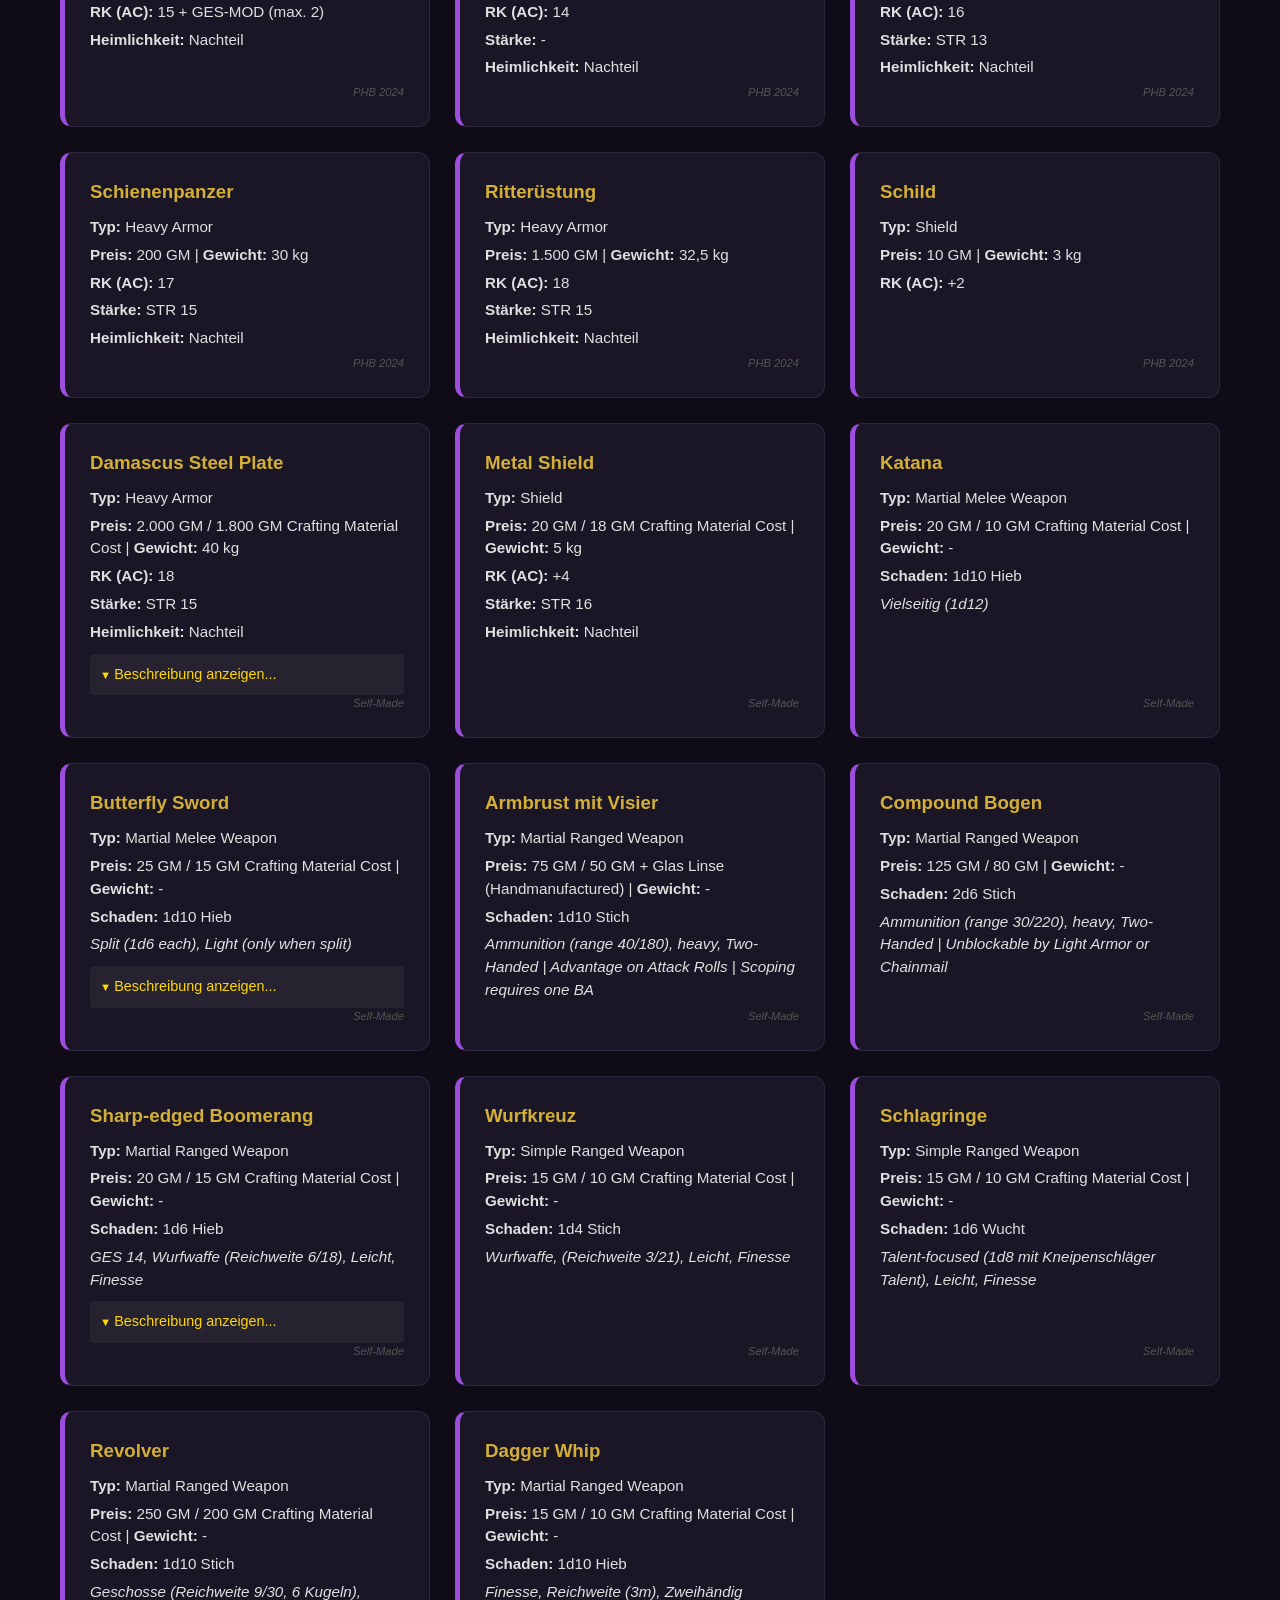
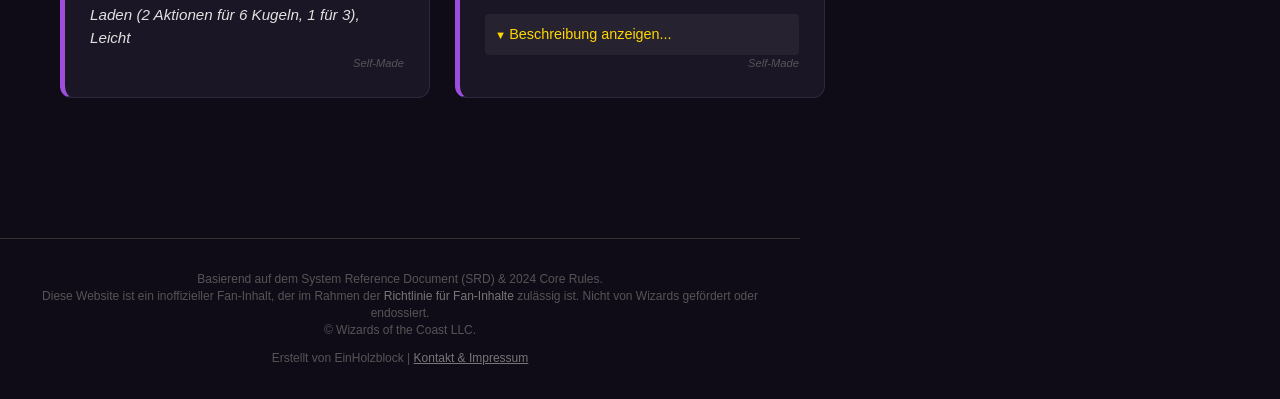
<file: Arsenal/BaseArsenal/index.html>
<!DOCTYPE html>
<html lang="de">
<head>
  <meta charset="UTF-8">
  <meta name="viewport" content="width=device-width, initial-scale=1.0">
  <title>Base Arsenal</title>
  <link rel="stylesheet" href="../../style.css">
</head>
<body>

<div id="nav-container">
  <div id="hamburger" onclick="toggleMenu()">☰</div>
  <div id="nav-menu" class="hidden">
    <a href="../index.html">🛡️ Zurück zum Arsenal</a>
    <a href="../MagicArsenal/index.html">🪄 Magic Arsenal</a>
    <a href="../../index.html">🏠 Hauptmenü</a>
    <a href="../../Masteries/index.html">⚔️ Waffen mit jeweiligen Masteries</a>
    <a href="../../Masteries/mastery-descriptions.html">📖 Meistereigenschaften Enzyklopädie</a>
    <a href="../../Grimorium/index.html">📜 Grimorium</a>
    <a href="../../Conditions/index.html">✨ Zustände & Funktionen</a>
    <a href="../../DiceProbabilities/index.html">🎲 Würfelwahrscheinlichkeiten</a>
  </div>
</div>

<header id="main-header">
  <h1>⚒️ Base Arsenal</h1>
  <div class="filter-group">
    <input type="text" id="searchName" placeholder="Gegenstand suchen...">
    <select id="filterType">
      <option value="">Alle Kategorien</option>
      <option value="Weapon">Waffen</option>
      <option value="Armor">Rüstungen</option>
      <option value="Gear">Ausrüstung</option>
    </select>
    <select id="filterSubType">
      <option value="">Alle Typen</option>
      <option value="Simple Melee Weapon">Einfache Nahkampfwaffen</option>
      <option value="Simple Ranged Weapon">Einfache Fernkampfwaffen</option>
      <option value="Martial Melee Weapon">Kriegsnahkampfwaffen</option>
      <option value="Martial Ranged Weapon">Kriegsfernkampfwaffen</option>
      <option value="Light Armor">Leichte Rüstung (1 Minute zum An- oder Ablegen)</option>
      <option value="Medium Armor">Mittelschwere Rüstung (5 Minute zum An- und 1 Minute zum Ablegen)</option>
      <option value="Heavy Armor">Schwere Rüstung (10 Minute zum An- und 5 Minuten zum Ablegen)</option>
      <option value="Shield">Schilde (1 Aktion zum An- oder Ablegen)</option>
    </select>
  </div>
</header>

<main>
  <div id="item-grid" class="spell-grid"></div>
</main>

<footer style="margin-top: 60px; font-size: 0.75rem; color: #555; border-top: 1px solid #333; padding: 20px; max-width: 800px; line-height: 1.4;">
  <p>
    Basierend auf dem System Reference Document (SRD) & 2024 Core Rules. <br>
    Diese Website ist ein inoffizieller Fan-Inhalt, der im Rahmen der
    <a href="https://company.wizards.com/de/legal/fancontentpolicy" target="_blank" style="color: #777;">Richtlinie für Fan-Inhalte</a>
    zulässig ist. Nicht von Wizards gefördert oder endossiert. <br>
    © Wizards of the Coast LLC.
  </p>
  <p>
    Erstellt von EinHolzblock |
    <a href="../../CONTACT.md" style="color: #777; text-decoration: underline;">Kontakt & Impressum</a>
  </p>
</footer>

<script src="script.js"></script>
</body>
</html>
</file>
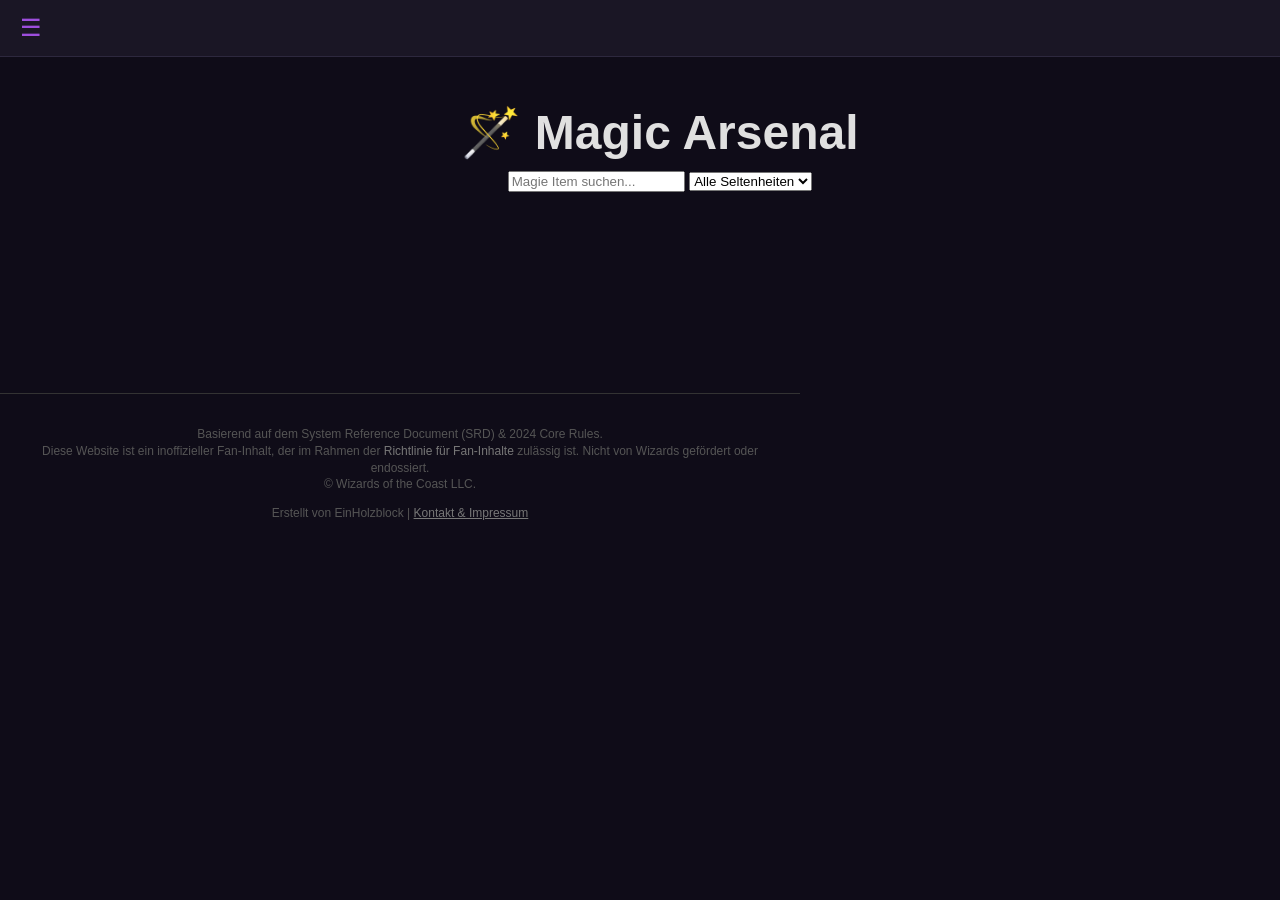
<file: Arsenal/MagicArsenal/index.html>
<!DOCTYPE html>
<html lang="de">
<head>
  <meta charset="UTF-8">
  <title>Magic Arsenal</title>
  <link rel="stylesheet" href="../../style.css">
</head>
<body>
<div id="nav-container">
  <div id="hamburger" onclick="toggleMenu()">☰</div>
  <div id="nav-menu" class="hidden">
    <a href="../index.html">🛡️ Zurück zum Arsenal</a>
    <a href="../BaseArsenal/index.html">⚒️ Base Arsenal</a>
    <a href="../../index.html">🏠 Hauptmenü</a>
    <a href="../../Masteries/index.html">⚔️ Waffen mit jeweiligen Masteries</a>
    <a href="../../Masteries/mastery-descriptions.html">📖 Meistereigenschaften Enzyklopädie</a>
    <a href="../../Grimorium/index.html">📜 Grimorium</a>
    <a href="../../Conditions/index.html">✨ Zustände & Funktionen</a>
    <a href="../DiceProbabilities/index.html">🎲 Würfelwahrscheinlichkeiten</a>
  </div>
  </div>
</div>
<header id="main-header">
  <h1>🪄 Magic Arsenal</h1>
  <div class="filter-group">
    <input type="text" id="searchName" placeholder="Magie Item suchen..." onkeyup="applyFilters()">
    <select id="filterRarity" onchange="applyFilters()">
      <option value="">Alle Seltenheiten</option>
      <option value="Common">Common</option>
      <option value="Uncommon">Uncommon</option>
      <option value="Rare">Rare</option>
      <option value="Very Rare">Very Rare</option>
      <option value="Legendary">Legendary</option>
    </select>
  </div>
</header>
<main><div id="item-grid" class="spell-grid"></div></main>
  <footer style="margin-top: 60px; font-size: 0.75rem; color: #555; border-top: 1px solid #333; padding: 20px; max-width: 800px; line-height: 1.4;">
    <p>
        Basierend auf dem System Reference Document (SRD) & 2024 Core Rules. <br>
        Diese Website ist ein inoffizieller Fan-Inhalt, der im Rahmen der 
        <a href="https://company.wizards.com/de/legal/fancontentpolicy" target="_blank" style="color: #777;">Richtlinie für Fan-Inhalte</a> 
        zulässig ist. Nicht von Wizards gefördert oder endossiert. <br>
        © Wizards of the Coast LLC.
    </p>
    <p>
        Erstellt von EinHolzblock | 
        <a href="CONTACT.md" style="color: #777; text-decoration: underline;">Kontakt & Impressum</a>
    </p>
  </footer>
<script src="script.js"></script>
</body>
</html>
</file>
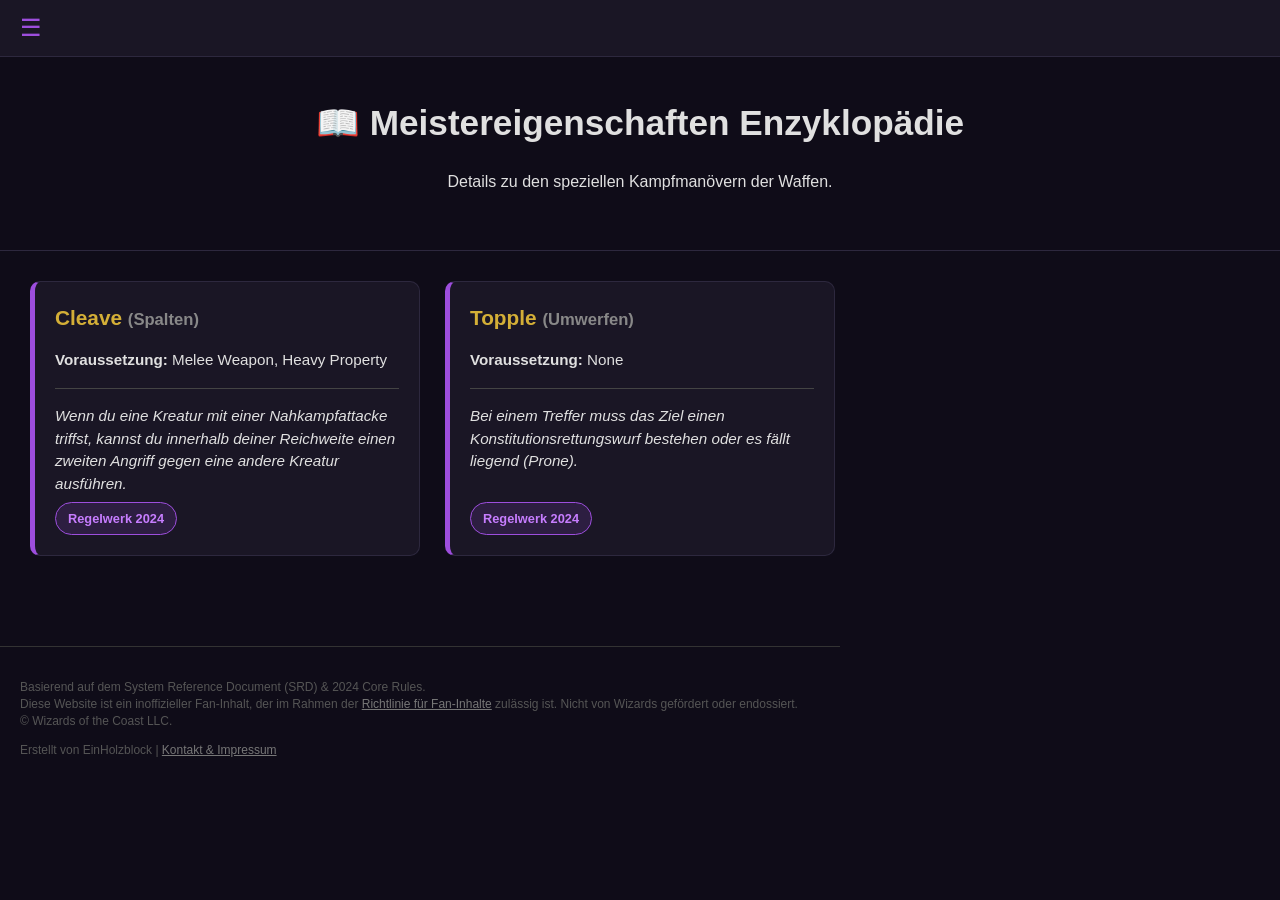
<file: Masteries/mastery-descriptions.html>
<!DOCTYPE html>
<html lang="de">
<head>
  <meta charset="UTF-8">
  <meta name="viewport" content="width=device-width, initial-scale=1.0">
  <title>Meistereigenschaften Enzyklopädie</title>
  <link rel="stylesheet" href="style.css">
</head>
<body>

<div id="nav-container">
  <div id="hamburger" onclick="toggleMenu()">☰</div>
  <div id="nav-menu" class="hidden">
    <a href="index.html">⚔️ Zurück zu Waffen</a>
    <a href="../index.html">🏠 Hauptmenü</a>
    <a href="../Grimorium/index.html">📜 Grimorium</a>
    <a href="../Conditions/index.html">✨ Zustände & Funktionen</a>
    <a href="../Arsenal/index.html">🛡️ Arsenal</a>
    <a href="../DiceProbabilities/index.html">🎲 Würfelwahrscheinlichkeiten</a>
  </div>
</div>

<header id="main-header">
  <h1>📖 Meistereigenschaften Enzyklopädie</h1>
  <p>Details zu den speziellen Kampfmanövern der Waffen.</p>
</header>

<main>
  <div id="mastery-info-grid" class="spell-grid">
    <div class="card">
        <h3>Cleave (Spalten)</h3>
        <p>Wenn du eine Kreatur mit einem Nahkampf-Angriff triffst, kannst du versuchen, eine zweite Kreatur innerhalb von 5 Fuß zu treffen.</p>
    </div>
    <div class="card">
        <h3>Topple (Umwerfen)</h3>
        <p>Wenn du eine Kreatur triffst, muss diese einen Konstitutions-Rettungswurf bestehen oder sie fällt liegend (Prone).</p>
    </div>
    </div>
</main>
<footer style="margin-top: 60px; font-size: 0.75rem; color: #555; border-top: 1px solid #333; padding: 20px; max-width: 800px; line-height: 1.4;">
    <p>
        Basierend auf dem System Reference Document (SRD) & 2024 Core Rules. <br>
        Diese Website ist ein inoffizieller Fan-Inhalt, der im Rahmen der 
        <a href="https://company.wizards.com/de/legal/fancontentpolicy" target="_blank" style="color: #777;">Richtlinie für Fan-Inhalte</a> 
        zulässig ist. Nicht von Wizards gefördert oder endossiert. <br>
        © Wizards of the Coast LLC.
    </p>
    <p>
        Erstellt von EinHolzblock | 
        <a href="CONTACT.md" style="color: #777; text-decoration: underline;">Kontakt & Impressum</a>
    </p>
</footer>
<script>
  function toggleMenu() {
      document.getElementById('nav-menu').classList.toggle('hidden');
  }
</script>
<script src="mast-desc-script.js"></script>
</body>
</html>
</file>
<file: style.css>
/* * Copyright (c) 2026 Tim Reinisch. All Rights Reserved.
 * Unauthorized re-hosting or redistribution is strictly prohibited.
 */
/* --- Global & Variables --- */
:root {
    --bg-dark: #0f0c18;
    --bg-card: #1a1625;
    --accent: #9d4edd;
    --accent-hover: #c77dff;
    --text-main: #e0e0e0;
    --text-dim: #a0a0a0;
    --border: #2d283e;
    --gold: #d4af37;
}

body {
    margin: 0;
    font-family: 'Segoe UI', Tahoma, Geneva, Verdana, sans-serif;
    background: var(--bg-dark);
    color: var(--text-main);
    line-height: 1.5;
    /* Removed align-items: center to prevent grid squishing */
    display: flex;
    flex-direction: column;
}

/* --- Navigation & Menu --- */
#nav-container {
    padding: 10px 20px;
    background: var(--bg-card);
    display: flex;
    align-items: center;
    gap: 15px;
    position: sticky;
    top: 0;
    z-index: 100;
    border-bottom: 1px solid var(--border);
    width: 100%;
    box-sizing: border-box; /* Crucial for full-width nav */
}

#hamburger {
    cursor: pointer;
    font-size: 24px;
    color: var(--accent);
}

#nav-menu {
    position: absolute;
    top: 50px;
    left: 10px;
    background: var(--bg-card);
    padding: 10px;
    border-radius: 4px;
    box-shadow: 0 4px 20px rgba(0,0,0,0.8);
    border: 1px solid var(--border);
}

#nav-menu a {
    display: block;
    color: white;
    padding: 8px 15px;
    text-decoration: none;
}

#nav-menu a:hover { color: var(--accent); }

/* --- Header --- */
header {
    padding: 40px 20px;
    text-align: center;
    width: 100%;
}

header h1 {
    margin: 0;
    font-size: 3rem;
    color: var(--text-main);
}

.accent { color: var(--accent); }
.subtitle { color: var(--text-dim); font-style: italic; margin-top: 10px; }

/* --- Portal & Item Grid --- */
/* This handles both the Main Menu and the Arsenal Grid */
.portal-container, .spell-grid, #item-grid {
    display: grid;
    grid-template-columns: repeat(auto-fill, minmax(280px, 1fr));
    gap: 25px;
    width: 95%;
    max-width: 1200px;
    margin: 0 auto 60px auto; /* Centers the grid itself */
    padding: 20px;
    box-sizing: border-box;
}

/* --- Card Styling --- */
.portal-card, .card {
    background: var(--bg-card);
    border: 1px solid var(--border);
    border-radius: 12px;
    padding: 25px;
    transition: all 0.3s ease;
    display: flex;
    flex-direction: column;
    text-decoration: none;
    color: var(--text-main);
    position: relative;
}

/* The "Glow" for Arsenal Cards */
.card {
    border-left: 5px solid var(--accent);
    text-align: left;
    min-height: 180px;
}

.portal-card { align-items: center; } /* Center icons on main menu only */

.card:hover, .portal-card:hover {
    border-color: var(--accent);
    transform: translateY(-5px);
    box-shadow: 0 10px 30px rgba(157, 78, 221, 0.2);
}

.card h3, .portal-card h2 {
    color: var(--gold);
    margin: 0 0 10px 0;
}

.card p { margin: 5px 0; font-size: 0.95rem; }

/* --- Tags & Details --- */
.mastery-tag {
    align-self: flex-start;
    background: rgba(157, 78, 221, 0.15);
    color: var(--accent-hover);
    padding: 6px 12px;
    border-radius: 20px;
    font-size: 0.8rem;
    font-weight: bold;
    margin-top: 15px;
    border: 1px solid var(--accent);
}

.source-tag {
    font-size: 0.7rem;
    color: #555;
    font-style: italic;
    margin-top: auto; /* Pushes source to the bottom */
    text-align: right;
}

.description-text {
    font-style: italic;
    color: var(--text-dim);
    margin-top: 10px;
    font-size: 0.9rem;
}

.portal-card h2 {
    word-wrap: break-word;      /* Erlaubt Zeilenumbruch bei langen Wörtern */
    hyphens: auto;              /* Fügt automatisch Bindestriche ein (Deutsch-Unterstützung) */
    overflow-wrap: break-word;  /* Moderne Version für Umbrüche */
    text-align: center;         /* Sorgt für ein sauberes Bild bei Umbrüchen */
    width: 100%;                /* Nutzt die volle Breite der Karte */
}

/* --- Footer --- */
footer {
    margin-top: auto;
    padding: 40px 20px;
    width: 100%;
    text-align: center;
    border-top: 1px solid var(--border);
    font-size: 0.8rem;
    color: #555;
    box-sizing: border-box;
}

/* Style for the tap-to-open field */
.item-details-toggle {
    margin-top: 10px;
    background: rgba(255, 255, 255, 0.05);
    border-radius: 4px;
    padding: 5px;
    font-size: 0.9rem;
    cursor: pointer;
}

.item-details-toggle summary {
    color: #ffd700; /* Gold color to indicate interactability */
    outline: none;
    padding: 5px;
    list-style: none; /* Removes the default arrow in some browsers */
}

.item-details-toggle summary::before {
    content: "▼ "; /* Custom arrow */
    font-size: 0.7rem;
}

.item-details-toggle[open] summary::before {
    content: "▲ ";
}

.description-content {
    padding: 10px;
    color: #ccc;
    line-height: 1.4;
    border-top: 1px solid #444;
    margin-top: 5px;
}

footer a { color: var(--text-dim); text-decoration: none; }
footer a:hover { color: var(--accent); }

.hidden { display: none; }
</file>
<file: Conditions/style.css>
/* * Copyright (c) 2026 Tim Reinisch. All Rights Reserved.
 * Unauthorized re-hosting or redistribution is strictly prohibited.
 */
/* --- Global & Variables --- */
:root {
    --bg-dark: #0f0c18;
    --bg-card: #1a1625;
    --accent: #9d4edd;
    --accent-hover: #c77dff;
    --text-main: #e0e0e0;
    --text-dim: #a0a0a0;
    --border: #2d283e;
    --gold: #d4af37;
}

body {
    margin: 0;
    font-family: 'Segoe UI', Tahoma, Geneva, Verdana, sans-serif;
    background: var(--bg-dark);
    color: var(--text-main);
    line-height: 1.5;
}

/* --- Navigation & Menu --- */
#nav-container {
    padding: 10px 20px;
    background: var(--bg-card);
    display: flex;
    align-items: center;
    gap: 15px;
    position: sticky;
    top: 0;
    z-index: 100;
    border-bottom: 1px solid var(--border);
}

#hamburger {
    cursor: pointer;
    font-size: 24px;
    color: var(--accent);
    user-select: none;
}

#nav-menu {
    position: absolute;
    top: 50px;
    left: 10px;
    background: var(--bg-card);
    padding: 10px;
    border-radius: 6px;
    box-shadow: 0 4px 15px rgba(0,0,0,0.7);
    border: 1px solid var(--border);
}

#nav-menu a {
    display: block;
    color: white;
    padding: 8px 15px;
    text-decoration: none;
}

#nav-menu a:hover {
    background: #251f35;
    color: var(--accent-hover);
}

/* --- Header & Filters --- */
#main-header {
    padding: 30px 20px;
    text-align: center;
    border-bottom: 1px solid var(--border);
}

#main-header h1 {
    margin: 0 0 15px 0;
    font-size: 2rem;
    color: var(--text-main);
}

.filter-group {
    display: flex;
    gap: 10px;
    flex-wrap: wrap;
    justify-content: center;
    align-items: center;
}

input, select, button {
    padding: 10px;
    border-radius: 6px;
    border: 1px solid var(--border);
    background: var(--bg-card);
    color: white;
    outline: none;
}

input:focus, select:focus {
    border-color: var(--accent);
}

button {
    cursor: pointer;
    font-weight: bold;
    transition: 0.2s;
}

button:hover {
    background: var(--accent);
    border-color: var(--accent);
}

/* --- Grid & Cards --- */
.spell-grid {
    display: grid;
    grid-template-columns: repeat(auto-fill, minmax(280px, 1fr));
    gap: 20px;
    padding: 30px;
}

.card {
    background: var(--bg-card);
    padding: 20px;
    border-radius: 8px;
    border-left: 5px solid var(--accent); 
    border-top: 1px solid var(--border);
    border-right: 1px solid var(--border);
    border-bottom: 1px solid var(--border);
    transition: transform 0.2s, background 0.2s, border-color 0.2s;
    display: flex;
    flex-direction: column;
    justify-content: space-between;
    min-height: 160px;
}

.card:hover {
    transform: translateY(-5px);
    border-color: var(--accent);
    box-shadow: 0 8px 20px rgba(0,0,0,0.5);
}

.card h3 {
    margin: 0 0 8px 0;
    color: var(--gold);
    font-size: 1.25rem;
}

/* --- Specific Content Styling --- */
.category-tag {
    font-size: 0.7em;
    padding: 2px 8px;
    border-radius: 4px;
    font-weight: bold;
    text-transform: uppercase;
    letter-spacing: 0.5px;
    background: rgba(157, 78, 221, 0.1);
    color: var(--accent-hover);
    border: 1px solid var(--accent);
    align-self: flex-start;
}

.description-text {
    color: var(--text-dim);
    font-size: 0.95rem;
    line-height: 1.6;
    margin-top: 10px;
    flex-grow: 1;
}

.source-tag {
    font-size: 0.75em;
    color: #444; /* Keep subtle at bottom */
    font-style: italic;
    text-align: right;
    margin-top: 15px;
}

.mastery-tag {
    align-self: flex-start;
    background: rgba(157, 78, 221, 0.2);
    color: var(--accent-hover);
    padding: 4px 12px;
    border-radius: 12px;
    font-size: 0.85em;
    font-weight: bold;
    margin-top: 15px;
    border: 1px solid var(--accent);
}

/* --- Tooltip --- */
#tooltip {
    position: absolute;
    background: var(--bg-card);
    color: var(--text-main);
    padding: 15px;
    border-radius: 8px;
    border: 2px solid var(--gold);
    max-width: 300px;
    z-index: 2000;
    box-shadow: 0 12px 24px rgba(0,0,0,0.8);
    pointer-events: none;
    font-size: 0.9em;
}

.hidden { display: none; }
</file>
<file: DiceProbabilities/style.css>
/* * Copyright (c) 2026 Tim Reinisch. All Rights Reserved.
 * Unauthorized re-hosting or redistribution is strictly prohibited.
 */
:root {
    --bg-dark: #0f0c18;
    --bg-card: #1a1625;
    --accent: #9d4edd;
    --accent-hover: #c77dff;
    --text-main: #e0e0e0;
    --text-dim: #a0a0a0;
    --border: #2d283e;
    --gold: #d4af37;
    /* Probability Colors */
    --low-chaos: #50fa7b; /* Green */
    --med-chaos: #ffb86c; /* Orange */
    --high-chaos: #ff5555; /* Red */
}

body {
    margin: 0;
    font-family: 'Segoe UI', sans-serif;
    background: var(--bg-dark);
    color: var(--text-main);
    display: flex;
    flex-direction: column;
}

#nav-container {
    padding: 15px 20px;
    background: var(--bg-card);
    display: flex;
    align-items: center;
    gap: 20px;
    border-bottom: 1px solid var(--border);
}

header { padding: 40px; text-align: center; }
.accent { color: var(--accent); }
.gold { color: var(--gold); font-size: 1.5rem; }

.portal-container {
    display: grid;
    grid-template-columns: repeat(auto-fit, minmax(300px, 1fr));
    gap: 25px;
    width: 90%;
    max-width: 1000px;
    margin: 0 auto 40px auto;
}

.card {
    background: var(--bg-card);
    border: 1px solid var(--border);
    border-left: 5px solid var(--accent);
    padding: 25px;
    border-radius: 12px;
}

.filter-group { display: flex; align-items: center; gap: 10px; margin-top: 15px; }

input, select, button {
    background: #251f35;
    border: 1px solid var(--border);
    color: white;
    padding: 10px;
    border-radius: 5px;
}

button { background: var(--accent); cursor: pointer; border: none; font-weight: bold; }
button:hover { background: var(--accent-hover); }

.mastery-tag {
    display: inline-block;
    margin-top: 20px;
    padding: 8px 15px;
    border-radius: 20px;
    font-weight: bold;
    font-size: 0.8rem;
    text-transform: uppercase;
}

/* Reliability Classes */
.rel-high { background: rgba(80, 250, 123, 0.1); color: var(--low-chaos); border: 1px solid var(--low-chaos); }
.rel-med { background: rgba(255, 184, 108, 0.1); color: var(--med-chaos); border: 1px solid var(--med-chaos); }
.rel-low { background: rgba(255, 85, 85, 0.1); color: var(--high-chaos); border: 1px solid var(--high-chaos); }

.hidden { display: none; }
</file>
<file: Grimorium/style.css>
/* * Copyright (c) 2026 Tim Reinisch. All Rights Reserved.
 * Unauthorized re-hosting or redistribution is strictly prohibited.
 */
/* --- Variables --- */
:root {
    --bg-dark: #0f0c18;
    --bg-card: #1a1625;
    --bg-inner: #120f1a; /* Even darker for stats/desc boxes */
    --accent: #9d4edd;
    --accent-hover: #c77dff;
    --text-main: #e0e0e0;
    --text-dim: #a0a0a0;
    --border: #2d283e;
    --gold: #d4af37;
    --ritual-blue: #4a90e2;
    --conc-orange: #e67e22;
}

body {
    background-color: var(--bg-dark);
    color: var(--text-main);
    font-family: 'Segoe UI', sans-serif;
    padding: 20px;
    margin: 0;
}

header { text-align: center; margin-bottom: 30px; }
header h1 { color: var(--text-main); }
header h1 span { color: var(--accent); }

/* --- Navigation --- */
#nav-container { position: fixed; top: 20px; right: 20px; z-index: 1000; }

#hamburger { 
    font-size: 30px; 
    cursor: pointer; 
    color: var(--accent); 
    background: var(--bg-card); 
    padding: 5px 12px; 
    border-radius: 5px; 
    border: 1px solid var(--border); 
    transition: 0.2s;
}
#hamburger:hover { border-color: var(--accent); color: var(--accent-hover); }

#nav-menu { 
    position: absolute; 
    right: 0; 
    top: 55px; 
    background: var(--bg-card); 
    border: 1px solid var(--border); 
    border-radius: 5px; 
    width: 180px; 
    box-shadow: 0 5px 15px rgba(0,0,0,0.8); 
}

#nav-menu a { 
    display: block; 
    padding: 12px; 
    color: white; 
    text-decoration: none; 
    border-bottom: 1px solid var(--border); 
}
#nav-menu a:last-child { border-bottom: none; }
#nav-menu a:hover { background: #251f35; color: var(--accent); }

/* --- Grid System --- */
.spell-grid { 
    display: grid; 
    grid-template-columns: repeat(auto-fill, minmax(320px, 1fr)); 
    gap: 20px; 
    align-items: start; 
}

/* --- Spell Cards --- */
.spell-card { 
    background: var(--bg-card); 
    border: 1px solid var(--border); 
    border-top: 4px solid var(--accent); 
    padding: 15px; 
    border-radius: 8px; 
    transition: transform 0.2s;
}
.spell-card:hover { transform: translateY(-3px); border-color: var(--accent); }

.spell-header { display: flex; justify-content: space-between; align-items: flex-start; }
h3 { color: var(--gold); margin: 0; font-size: 1.2rem; }

.add-btn { 
    background: none; 
    border: 1px solid var(--accent); 
    color: var(--accent); 
    cursor: pointer; 
    border-radius: 3px; 
    font-weight: bold; 
    margin-right: 10px; 
    transition: 0.2s;
}
.add-btn:hover { background: var(--accent); color: white; }

.level-badge { 
    background: var(--accent); 
    color: white; 
    padding: 2px 8px; 
    border-radius: 10px; 
    font-size: 0.8rem; 
    font-weight: bold; 
}

/* Tags */
.spell-tags { display: flex; gap: 5px; margin: 5px 0; min-height: 20px; }
.tag { font-size: 0.7rem; padding: 2px 6px; border-radius: 3px; color: white; font-weight: bold; text-transform: uppercase; }
.ritual { background: var(--ritual-blue); }
.concentration { background: var(--conc-orange); }

.meta { font-size: 0.85rem; color: var(--text-dim); margin: 5px 0; line-height: 1.4; }

.spell-stats { 
    background: var(--bg-inner); 
    padding: 10px; 
    border-radius: 4px; 
    margin: 10px 0; 
    border-left: 3px solid var(--accent); 
    font-size: 0.9rem; 
}
.save-info small { color: #666; font-style: italic; }

.spell-desc { margin: 10px 0; background: var(--bg-inner); border-radius: 3px; }
.desc-content { font-size: 0.85rem; color: var(--text-dim); white-space: pre-line; padding: 10px; }

/* --- Spell Sheet List (The "Inventory" View) --- */
.sheet-container { max-width: 800px; margin: 0 auto; }
.spellbook-item { 
    background: var(--bg-card); 
    padding: 15px; 
    margin: 10px 0; 
    border-left: 5px solid var(--accent); 
    display: flex; 
    justify-content: space-between; 
    align-items: center; 
    cursor: help; 
    border-radius: 0 8px 8px 0;
    transition: background 0.2s;
}
.spellbook-item:hover { background: #251f35; }
.spell-grade { color: var(--gold); font-weight: bold; margin-right: 10px; font-family: monospace; }

/* --- Tooltip & Filters --- */
#tooltip { 
    position: fixed; 
    pointer-events: none; 
    background: var(--bg-card); 
    border: 2px solid var(--accent); 
    padding: 15px; 
    border-radius: 8px; 
    width: 300px; 
    z-index: 2000; 
    box-shadow: 0 10px 30px rgba(0,0,0,0.9); 
}

.filter-group { display: flex; flex-wrap: wrap; justify-content: center; gap: 10px; margin-bottom: 20px; }
input, select, .filter-group button { 
    padding: 8px 12px; 
    border-radius: 6px; 
    border: 1px solid var(--border); 
    background: var(--bg-card); 
    color: white; 
    outline: none;
}
input:focus, select:focus { border-color: var(--accent); }

.source-info {
    color: #888;
    margin-top: 5px;
    font-style: italic;
}

/* Utility */
.hidden { display: none !important; }
</file>
<file: Masteries/style.css>
/* * Copyright (c) 2026 Tim Reinisch. All Rights Reserved.
 * Unauthorized re-hosting or redistribution is strictly prohibited.
 */
/* --- Variables & Global --- */
:root {
    --bg-dark: #0f0c18;
    --bg-card: #1a1625;
    --accent: #9d4edd;
    --accent-hover: #c77dff;
    --text-main: #e0e0e0;
    --text-dim: #a0a0a0;
    --border: #2d283e;
    --gold: #d4af37;
}

body {
    margin: 0;
    font-family: 'Segoe UI', Tahoma, Geneva, Verdana, sans-serif;
    background: var(--bg-dark);
    color: var(--text-main);
    line-height: 1.5;
}

/* --- Navigation --- */
#nav-container {
    padding: 10px 20px;
    background: var(--bg-card);
    display: flex;
    align-items: center;
    gap: 15px;
    position: sticky;
    top: 0;
    z-index: 100;
    border-bottom: 1px solid var(--border);
}

#hamburger {
    cursor: pointer;
    font-size: 24px;
    color: var(--accent);
    user-select: none;
}

#nav-menu {
    position: absolute;
    top: 55px;
    left: 10px;
    background: var(--bg-card);
    padding: 10px;
    border-radius: 6px;
    box-shadow: 0 8px 20px rgba(0,0,0,0.8);
    border: 1px solid var(--border);
}

#nav-menu a {
    display: block;
    color: white;
    padding: 10px 15px;
    text-decoration: none;
    transition: 0.2s;
}

#nav-menu a:hover {
    background: #251f35;
    color: var(--accent-hover);
}

/* --- Header & Filters --- */
#main-header {
    padding: 40px 20px;
    text-align: center;
    border-bottom: 1px solid var(--border);
}

#main-header h1 {
    margin: 0 0 20px 0;
    font-size: 2.2rem;
    color: var(--text-main);
}

.filter-group {
    display: flex;
    gap: 12px;
    flex-wrap: wrap;
    justify-content: center;
    align-items: center;
}

input, select, button {
    padding: 10px 15px;
    border-radius: 6px;
    border: 1px solid var(--border);
    background: var(--bg-card);
    color: white;
    outline: none;
    transition: 0.2s;
}

input:focus, select:focus {
    border-color: var(--accent);
}

button {
    cursor: pointer;
    font-weight: bold;
}

button:hover {
    background: var(--accent);
    border-color: var(--accent);
}

/* --- Grid & Cards --- */
.spell-grid {
    display: grid;
    grid-template-columns: repeat(auto-fill, minmax(300px, 1fr));
    gap: 25px;
    padding: 30px;
    max-width: 1300px;
    margin: 0 auto;
}

.card {
    background: var(--bg-card);
    padding: 20px;
    border-radius: 10px;
    border: 1px solid var(--border);
    border-left: 5px solid var(--accent); 
    transition: transform 0.2s, border-color 0.2s;
    display: flex;
    flex-direction: column;
}

.card:hover {
    transform: translateY(-5px);
    border-color: var(--accent);
    box-shadow: 0 10px 25px rgba(0,0,0,0.5);
}

.card h3 {
    margin: 0 0 10px 0;
    color: var(--gold);
    font-size: 1.3rem;
}

/* Tags & Descriptions */
.category-tag {
    align-self: flex-start;
    font-size: 0.7rem;
    background: #251f35;
    padding: 3px 8px;
    border-radius: 4px;
    text-transform: uppercase;
    color: var(--accent-hover);
    font-weight: bold;
    border: 1px solid var(--accent);
    margin-bottom: 10px;
}

.card p {
    margin: 6px 0;
    font-size: 0.95rem;
    color: var(--text-main);
}

.description-text {
    color: var(--text-dim);
    font-size: 0.9rem;
    line-height: 1.5;
    margin-top: 12px;
    font-style: italic;
}

.mastery-tag {
    align-self: flex-start;
    background: rgba(157, 78, 221, 0.15); /* Subtle purple glow */
    color: var(--accent-hover);
    padding: 6px 12px;
    border-radius: 20px;
    font-size: 0.8rem;
    font-weight: bold;
    margin-top: auto; /* Push to bottom */
    border: 1px solid var(--accent);
}

/* --- Tooltip --- */
#tooltip {
    position: absolute;
    background: var(--bg-card);
    color: var(--text-main);
    padding: 15px;
    border-radius: 8px;
    border: 2px solid var(--gold);
    max-width: 300px;
    z-index: 2000;
    box-shadow: 0 10px 30px rgba(0,0,0,0.9);
    pointer-events: none;
    font-size: 0.9rem;
    line-height: 1.4;
}

.hidden { display: none !important; }
</file>
